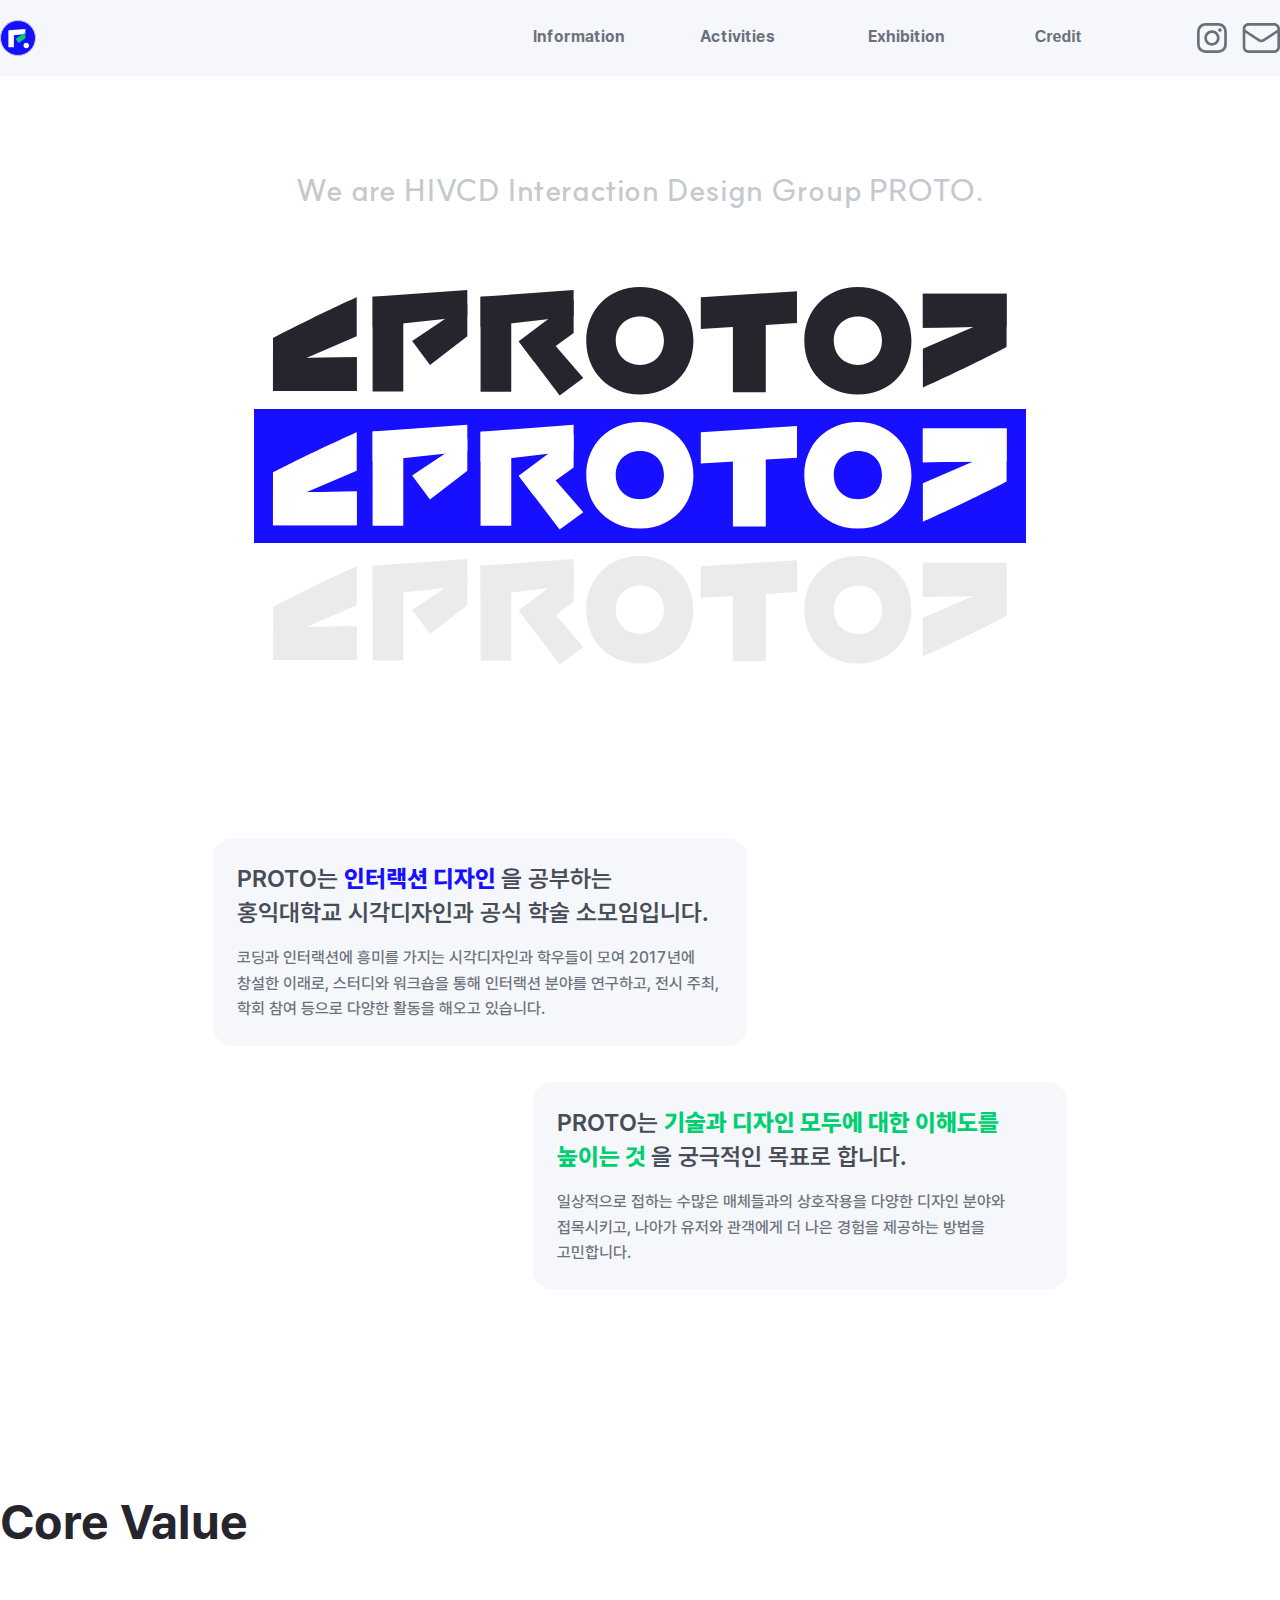
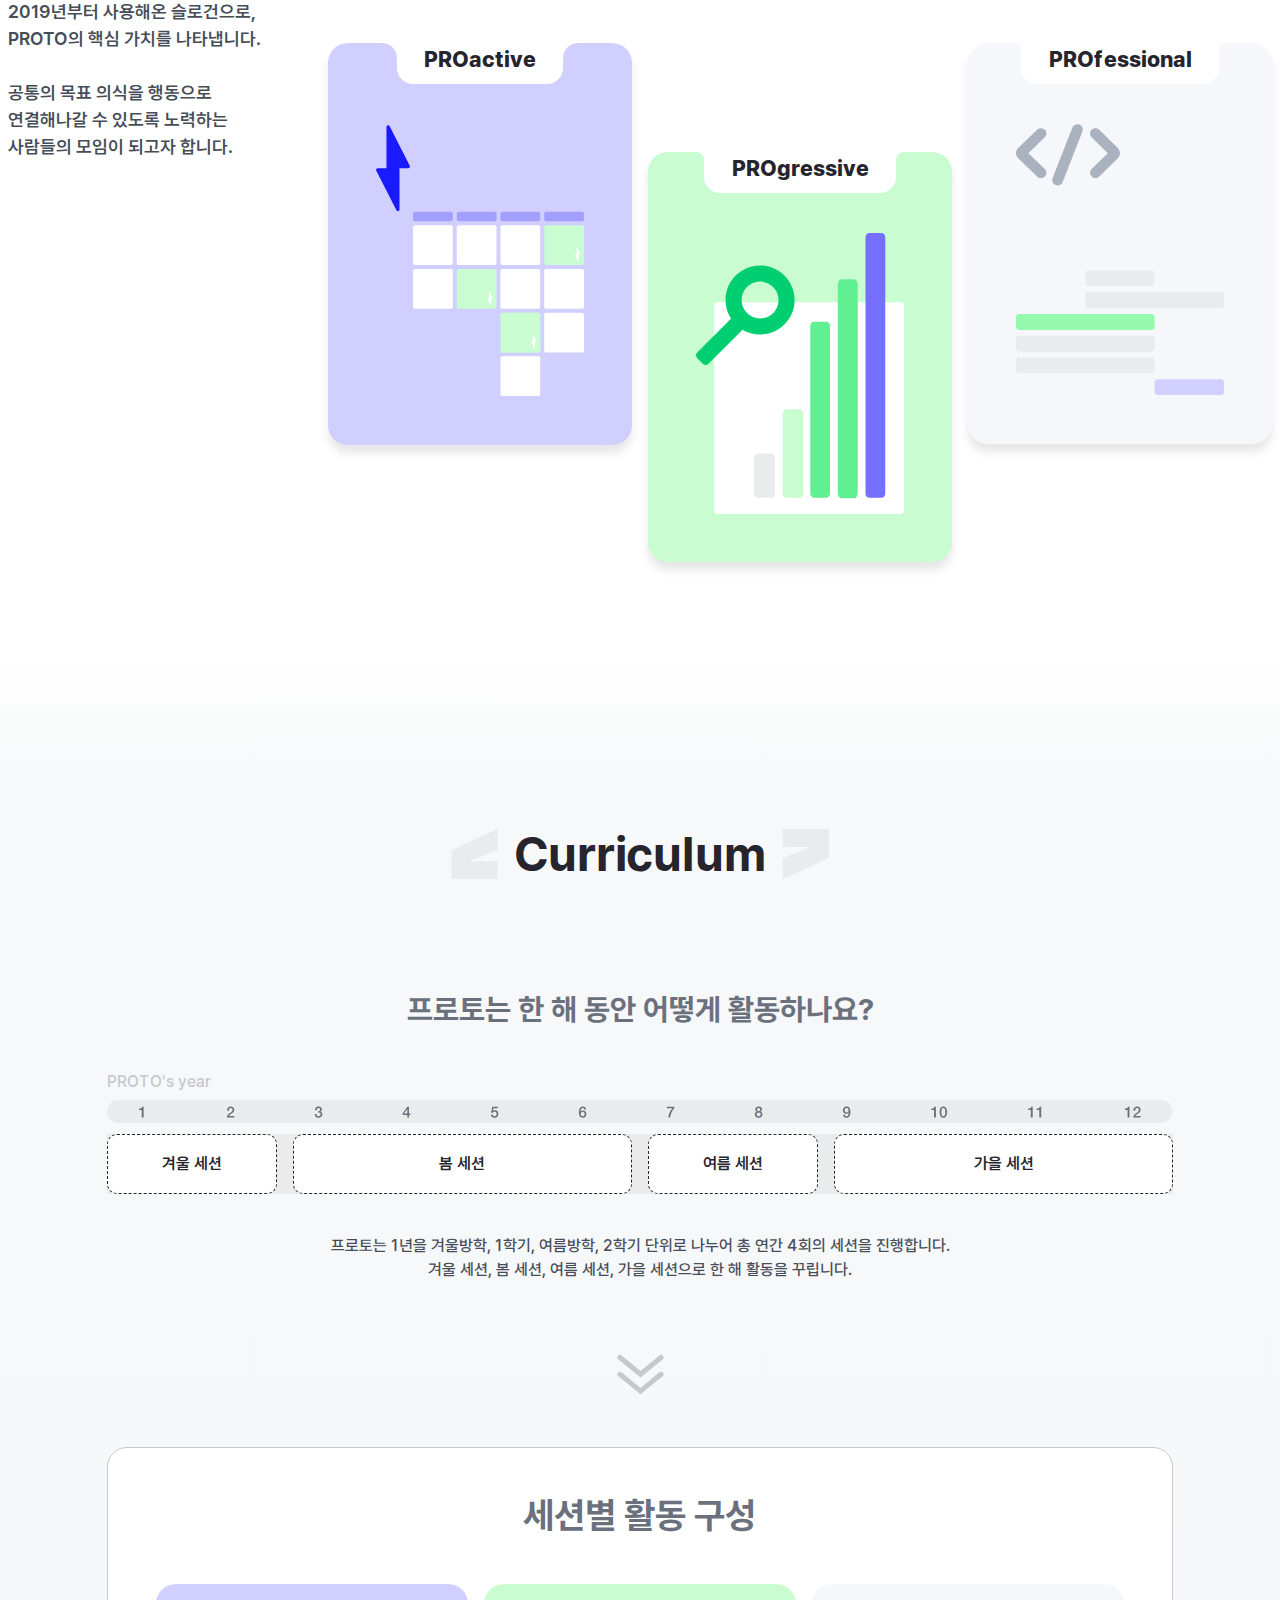
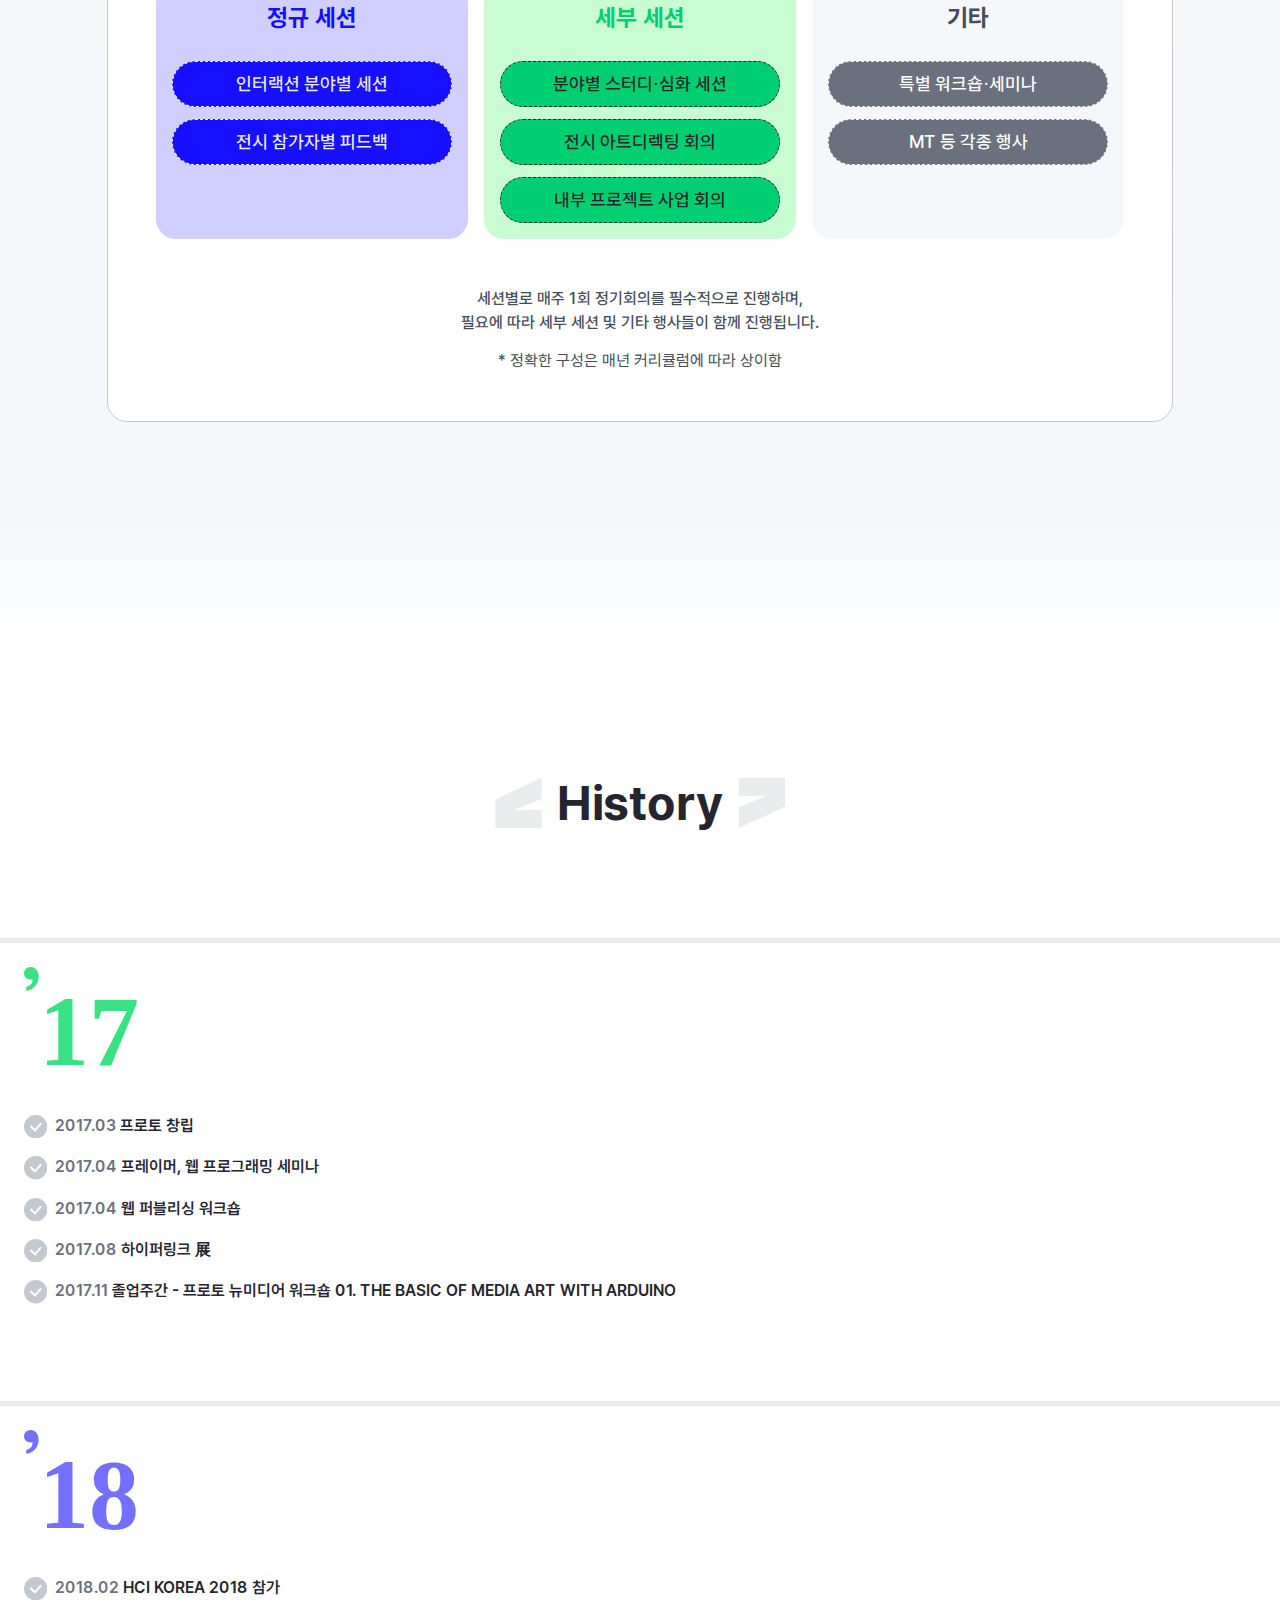
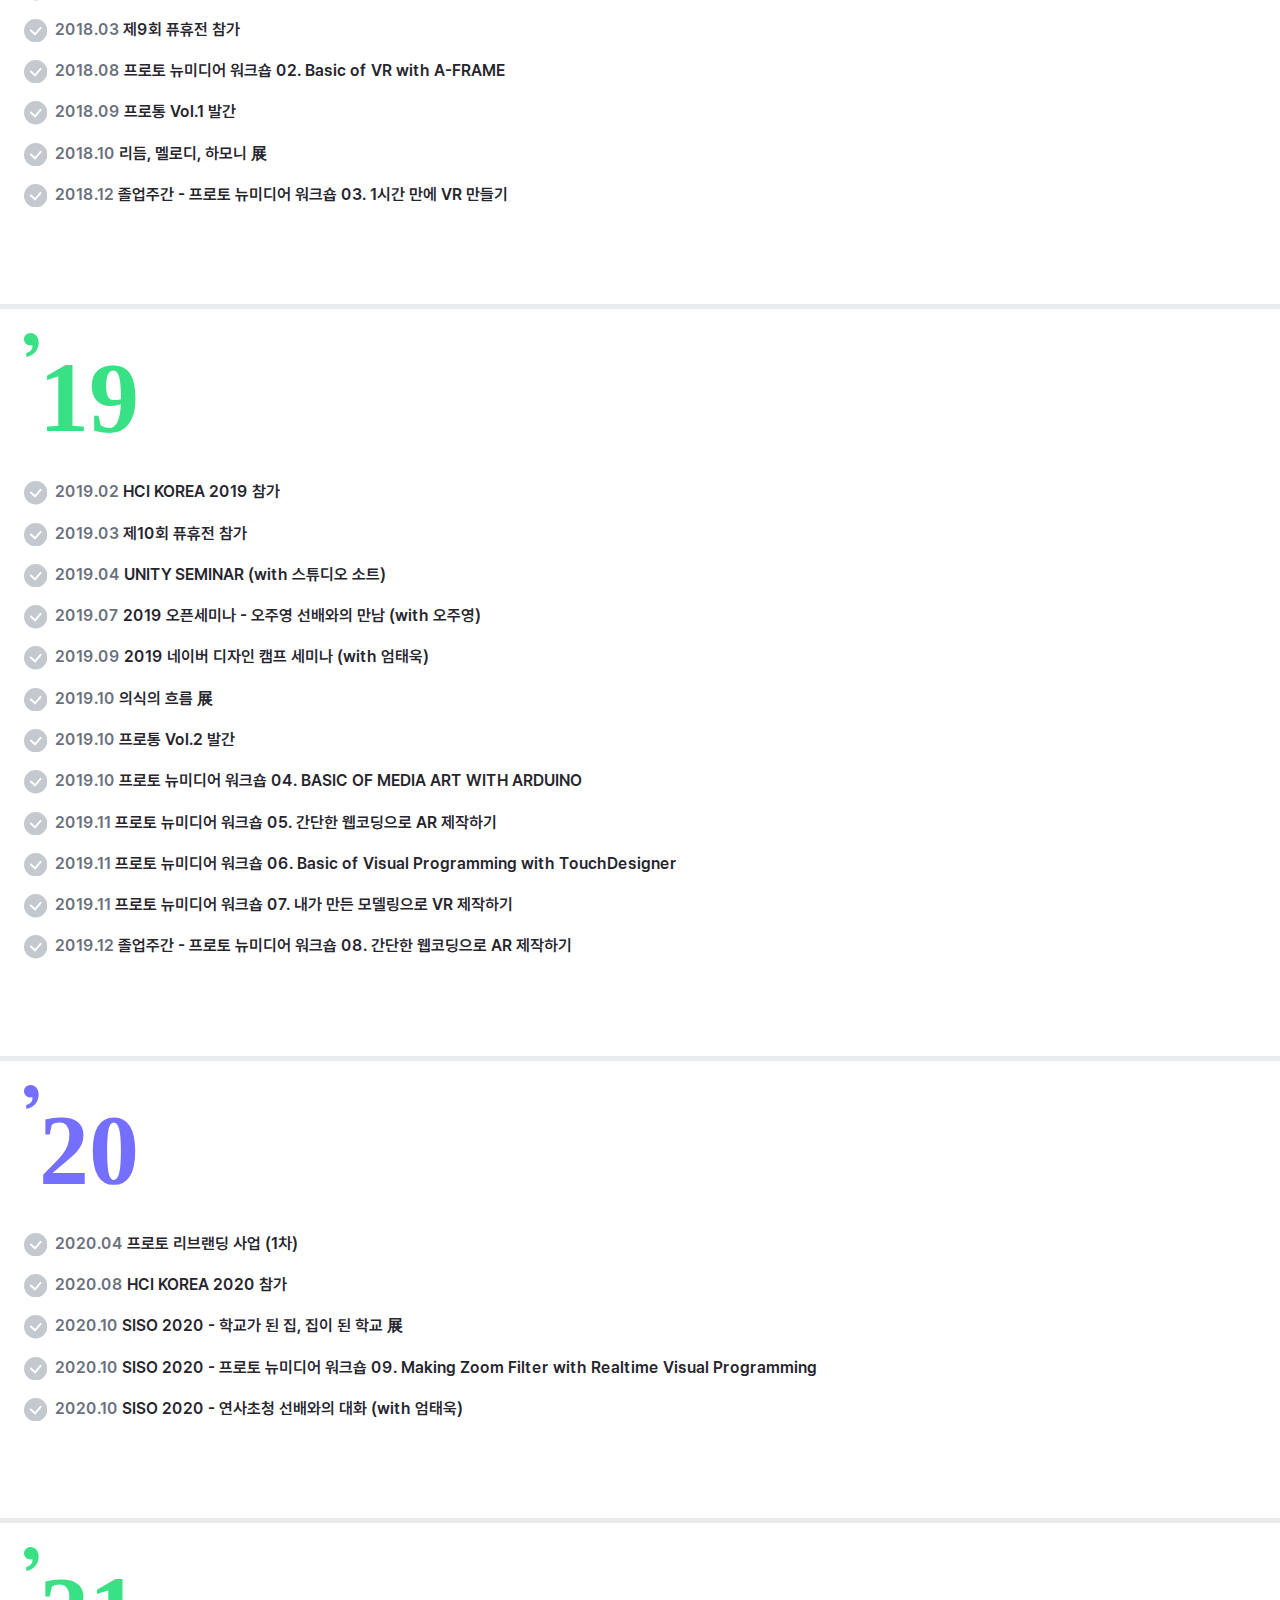
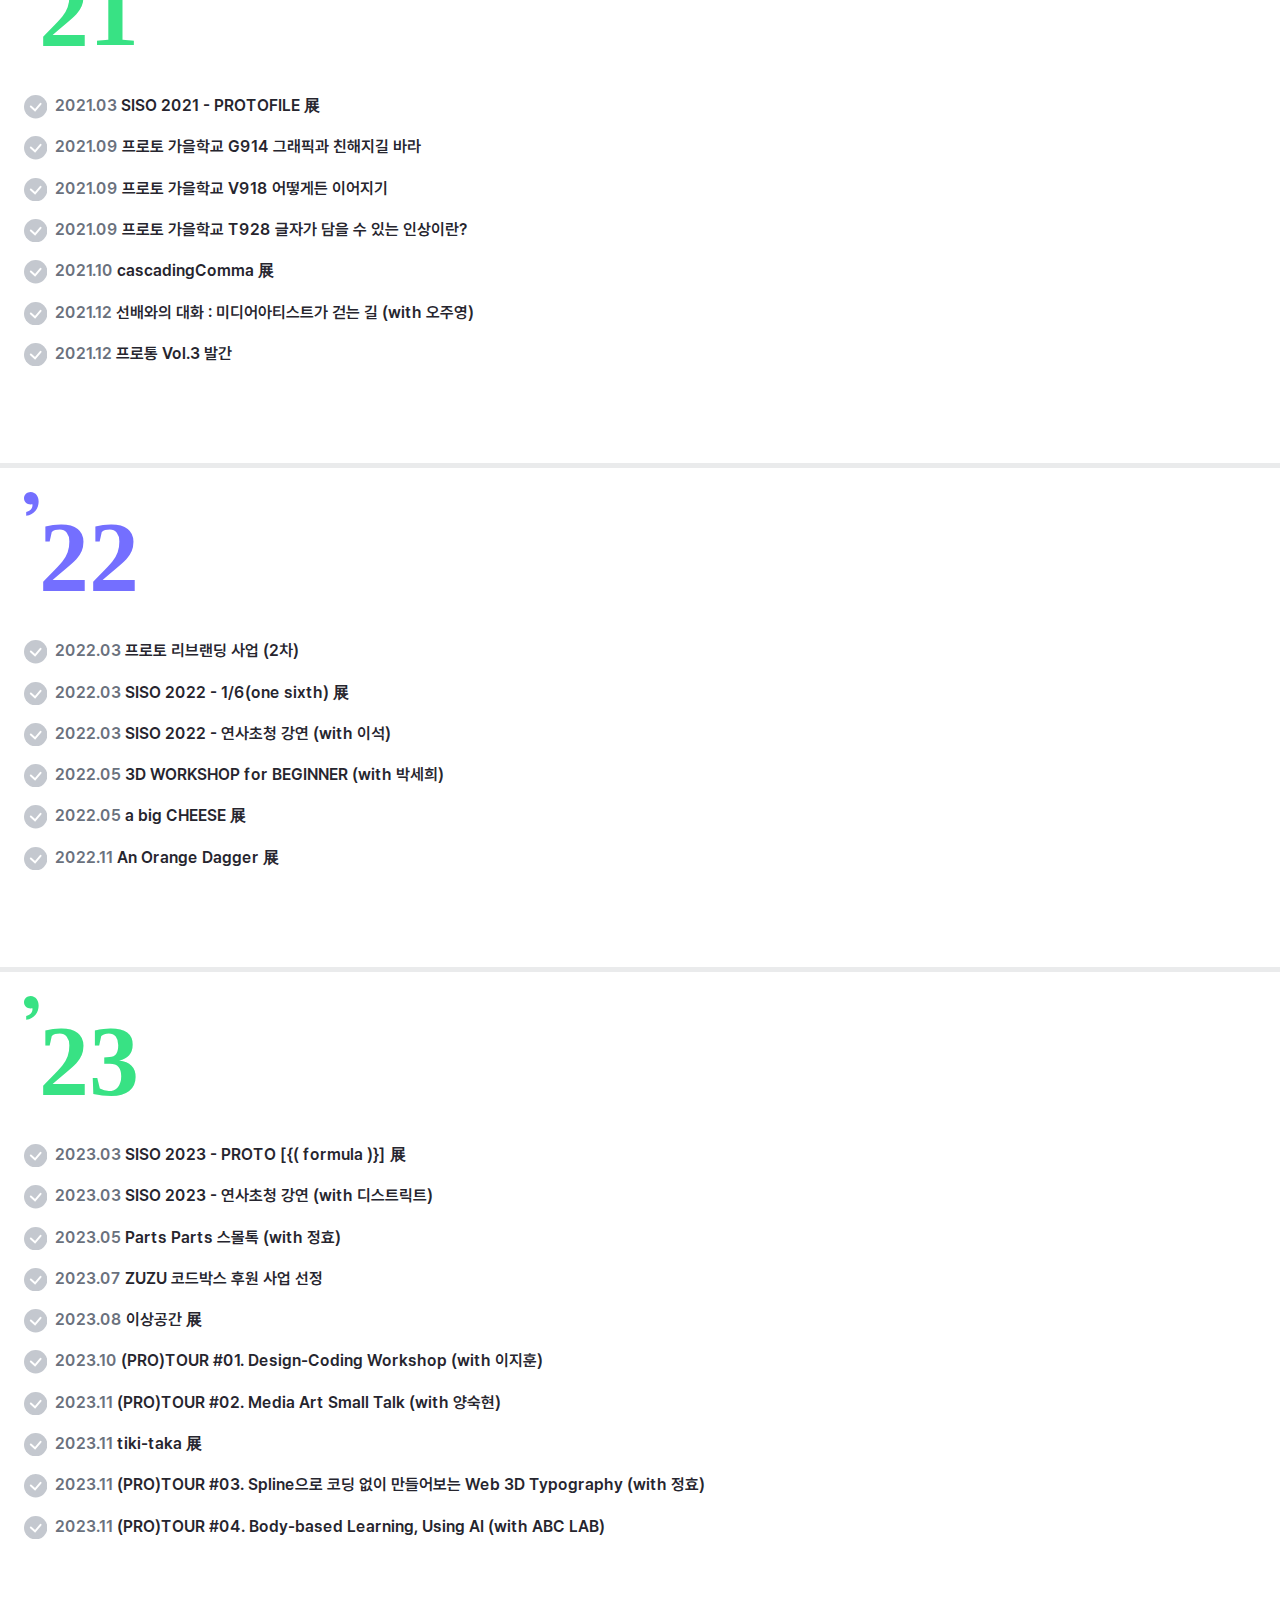
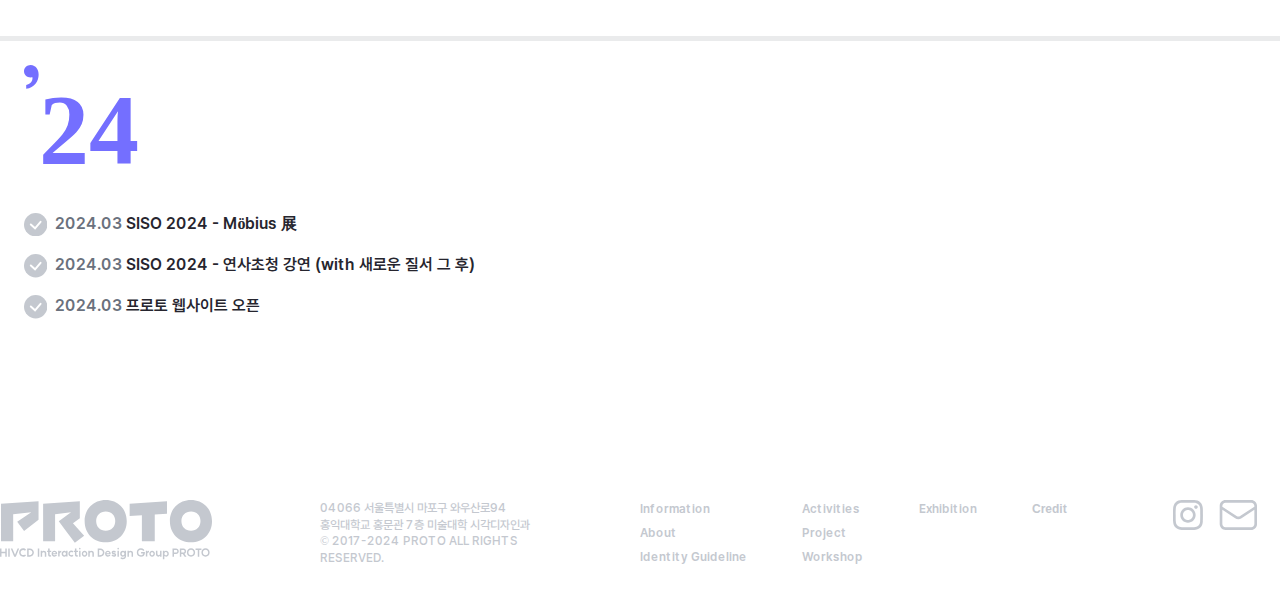
<file: html/1.0-info-about.html>
<!DOCTYPE html>
<html lang="en">
<head>
    <meta charset="UTF-8">
    <meta name="viewport" content="width=device-width, initial-scale=1.0">
    <title>PROTO | 프로토</title>

    <link href="https://cdn.jsdelivr.net/npm/bootstrap@5.3.2/dist/css/bootstrap.min.css" rel="stylesheet" integrity="sha384-T3c6CoIi6uLrA9TneNEoa7RxnatzjcDSCmG1MXxSR1GAsXEV/Dwwykc2MPK8M2HN" crossorigin="anonymous">
    <link href="../fonts/Pretendard-1.3.9/pretendard.css" rel="stylesheet" type="text/css">
    <link href="../fonts/SUIT-Variable-woff2/SUIT-Variable.css" rel="stylesheet" type="text/css">
    <link href="../css/reset.css" rel="stylesheet" type="text/css">
    <link href="../css/style.css" rel="stylesheet" type="text/css">
    <link href="../css/about.css" rel="stylesheet" type="text/css">
    <link rel="icon" href="../img&video/favicon.svg">

    <meta name="description" content="To be pro, We are PROTO." />
    <meta name="robots" content="index,follow" />
    <meta property="og:type" content="website" />
    <meta property="og:url" content="https://hivcdproto.com/" />
    <meta property="og:title" content="PROTO | 프로토" />
    <meta property="og:description" content="To be pro, We are PROTO." />
    <meta property="og:site_name" content="PROTO | 프로토" />
    <meta property="og:locale" content="ko_KR" />

    <meta property="og:image" content="https://drive.google.com/uc?id=1vPTKZDYmzMIihIkMreilq-Ml8Gqlduxb" />
    <meta property="og:image:width" content="1200"/>
    <meta property="og:image:height" content="630"/>
    <meta property="og:image:alt" content="PROTO 공식 웹사이트 이미지"/>

    <meta name="twitter:card" content="summary"> 
    <meta name="twitter:title" content="PROTO | 프로토">
    <meta name="twitter:site" content="https://hivcdproto.com/">
    <meta name="twitter:description" content="To be pro, We are PROTO."> 
    <meta name="twitter:image" content="https://drive.google.com/uc?id=1vPTKZDYmzMIihIkMreilq-Ml8Gqlduxb">
    <meta property="twitter:image:alt" content="PROTO 공식 웹사이트 이미지">
</head>
<body>
    <header>
        <div class = "container nav-wrapper">
            <a href = "../index.html" class = "website-logo">
                <img src = "../img&video/logo.svg">
            </a>
            <nav>
                <div class = "category-group">
                    <div class = "category">
                        <a href = "../html/1.0-info-about.html" class = "menu">Information</a>
                        <ul class = "subcategory">
                            <li>
                                <a href = "../html/1.0-info-about.html" class = "submenu">About</a>
                            </li>
                            <li>
                                <a href = "../html/1.1-info-identity-guideline.html" class = "submenu">Identity Guideline</a>
                            </li>
                        </ul>
                    </div>
                    <div class = "category">
                        <a href = "../html/2.0-activity-project-list.html" class = "menu">Activities</a>
                        <ul class = "subcategory">
                            <li>
                                <a href = "../html/2.0-activity-project-list.html" class = "submenu">Project</a>
                            </li>
                            <li>
                                <a href = "../html/2.1-activity-workshop-list.html" class = "submenu">Workshop</a>
                            </li>
                        </ul>
                    </div>
                    <a href = "../html/3.0-exhibition-list.html" class = "category menu">
                        Exhibition
                    </a>
                    <button class = "last-category menu">
                        Credit
                    </button>
                </div>
    
                <div class = "sns">
                    <a href = "https://www.instagram.com/hivcdproto/">
                        <img src = "../img&video/instagram.svg">
                    </a>
                    <a href = "mailto:hivcdproto24@gmail.com">
                        <img src = "../img&video/email.svg">
                    </a>
                </div>
            </nav>
        </div>

        <!-- 크레딧 팝업창 ; header에 포함, 어느 페이지든 누르면 보이도록 -->
        <div id = "credit-popup">
            <div id = "popup-header">
                <h4>Credit</h4>
                <svg xmlns="http://www.w3.org/2000/svg" width="16" height="16" viewBox="0 0 16 16" fill="none">
                    <path d="M1.6875 12.6567L13.0012 1.34303" stroke="#6A717D" stroke-width="3" stroke-linecap="round"/>
                    <path d="M1.6875 1.34326L13.0012 12.657" stroke="#6A717D" stroke-width="3" stroke-linecap="round"/>
                </svg>
            </div>

            <h6>제작</h6>
            <p><span class = "bold">웹사이트 디자인·개발</span> 염주원</p>
            <p><span class = "bold">3D 그래픽 디자인</span> 전지연</p>

            <h6>도움</h6>
            <p><span class = "bold">기획 도움</span> 최지원 전시은</p>
            <p><span class = "bold">UI 디자인 도움</span> 정윤서</p>
        </div>
    </header>
    <script type="text/javascript" src = "../js/menu.js"></script>

    <main>
        <section class = "container" id = "section-1">
            <h6>
                We are HIVCD Interaction Design Group PROTO.
            </h6>

            <div class = "logo-wrapper">
                <div class = "logo-bar">
                    <img src = "../img&video/1-1.about/sequence-top.svg">
                </div>
                <div class = "logo-bar" id = "logo-motion-wrapper">
                    <img src = "../img&video/1-1.about/sequence1.svg" class = "logo-sequence-image">
                    <img src = "../img&video/1-1.about/sequence2.svg" class = "logo-sequence-image invisible">
                    <img src = "../img&video/1-1.about/sequence3.svg" class = "logo-sequence-image invisible">
                    <img src = "../img&video/1-1.about/sequence4.svg" class = "logo-sequence-image invisible">
                    <img src = "../img&video/1-1.about/sequence5.svg" class = "logo-sequence-image invisible">
                    <img src = "../img&video/1-1.about/sequence6.svg" class = "logo-sequence-image invisible">
                    <img src = "../img&video/1-1.about/sequence7.svg" class = "logo-sequence-image invisible">
                    <img src = "../img&video/1-1.about/sequence8.svg" class = "logo-sequence-image invisible">
                    <img src = "../img&video/1-1.about/sequence9.svg" class = "logo-sequence-image invisible">
                    <img src = "../img&video/1-1.about/sequence10.svg" class = "logo-sequence-image invisible">
                    <img src = "../img&video/1-1.about/sequence11.svg" class = "logo-sequence-image invisible">
                </div>
                <script type="text/javascript" src = "../js/logo-motion.js"></script>

                <div class = "logo-bar last-logo-bar">
                    <img src = "../img&video/1-1.about/sequence-bottom.svg">
                </div>
            </div>
        </section>

        <section class = "container" id = "section-2">
            <div class = "introduce-card-wrapper">
                <div class = "introduce-card">
                    <h6>
                        PROTO는 
                        <span style = "font-weight: 800; color: var(--proto-blue);">
                            인터랙션 디자인
                        </span>
                        을 공부하는 홍익대학교 시각디자인과 공식 학술 소모임입니다.
                    </h6>
                    <p>
                        코딩과 인터랙션에 흥미를 가지는 시각디자인과 학우들이 모여 2017년에 창설한 이래로, 스터디와 워크숍을 통해 인터랙션 분야를 연구하고, 전시 주최, 학회 참여 등으로 다양한 활동을 해오고 있습니다.
                    </p>
                </div>
                <div class = "introduce-card">
                    <h6>
                        PROTO는 
                        <span style = "font-weight: 800; color: var(--proto-green);">
                            기술과 디자인 모두에 대한 이해도를 높이는 것
                        </span>
                        을 궁극적인 목표로 합니다.
                    </h6>
                    <p>
                        일상적으로 접하는 수많은 매체들과의 상호작용을 다양한 디자인 분야와 접목시키고, 나아가 유저와 관객에게 더 나은 경험을 제공하는 방법을 고민합니다.
                    </p>
                </div>
            </div>
        </section>

        <section class = "container" id = "section-3">
            <div id = "core-value-header">
                <h4>Core Value</h4>
            </div>

            <div id = "section-3-contents">
                <div class = "contents">
                    <p>
                        2019년부터 사용해온 슬로건으로, PROTO의 핵심 가치를 나타냅니다.
                        <br><br>공통의 목표 의식을 행동으로 연결해나갈 수 있도록 노력하는 사람들의 모임이 되고자 합니다.
                    </p>
                </div>
    
                <div class = "contents">
                    <div class = "keyword-card" id = "PROactive">
                        <div class = "card-title">
                            <svg xmlns="http://www.w3.org/2000/svg" width="15" height="15" viewBox="0 0 15 15" fill="none">
                                <path fill-rule="evenodd" clip-rule="evenodd" d="M15 15L15 0L-9.53674e-07 -6.55671e-07C8.28427 -2.93554e-07 15 6.71573 15 15Z" fill="white"/>
                            </svg>
                            <div class = "slogan-title">
                                <h6>PROactive</h6>
                            </div>
                            <svg xmlns="http://www.w3.org/2000/svg" width="15" height="15" viewBox="0 0 15 15" fill="none">
                                <path fill-rule="evenodd" clip-rule="evenodd" d="M15 0H0V15C0 6.71573 6.71573 0 15 0Z" fill="white"/>
                            </svg>
                        </div>
                        <img src = "../img&video/1-1.about/proactive.svg">
                    </div>
                </div>
    
                <div class = "contents">
                    <div class = "keyword-card" id = "PROgressive">
                        <div class = "card-title">
                            <svg xmlns="http://www.w3.org/2000/svg" width="15" height="15" viewBox="0 0 15 15" fill="none">
                                <path fill-rule="evenodd" clip-rule="evenodd" d="M15 15L15 0L-9.53674e-07 -6.55671e-07C8.28427 -2.93554e-07 15 6.71573 15 15Z" fill="white"/>
                            </svg>
                            <div class = "slogan-title">
                                <h6>PROgressive</h6>
                            </div>
                            <svg xmlns="http://www.w3.org/2000/svg" width="15" height="15" viewBox="0 0 15 15" fill="none">
                                <path fill-rule="evenodd" clip-rule="evenodd" d="M15 0H0V15C0 6.71573 6.71573 0 15 0Z" fill="white"/>
                            </svg>
                        </div>
                        <img src = "../img&video/1-1.about/progressive.svg">
                    </div>
                </div>
    
                <div class = "contents">
                    <div class = "keyword-card last-card" id = "PROfessional">
                        <div class = "card-title">
                            <svg xmlns="http://www.w3.org/2000/svg" width="15" height="15" viewBox="0 0 15 15" fill="none">
                                <path fill-rule="evenodd" clip-rule="evenodd" d="M15 15L15 0L-9.53674e-07 -6.55671e-07C8.28427 -2.93554e-07 15 6.71573 15 15Z" fill="white"/>
                            </svg>
                            <div class = "slogan-title">
                                <h6>PROfessional</h6>
                            </div>
                            <svg xmlns="http://www.w3.org/2000/svg" width="15" height="15" viewBox="0 0 15 15" fill="none">
                                <path fill-rule="evenodd" clip-rule="evenodd" d="M15 0H0V15C0 6.71573 6.71573 0 15 0Z" fill="white"/>
                            </svg>
                        </div>
                        <img src = "../img&video/1-1.about/professional.svg">
                    </div>
                </div>
            </div>
        </section>

        <section id = "section-4">
            <div class = "container">
                <div class = "section-header">
                    <svg xmlns="http://www.w3.org/2000/svg" width="47" height="50" viewBox="0 0 47 50" fill="none">
                        <path d="M18.9104 32.3039L46.75 20.7148V0C46.75 0 37.0339 4.16378 21.3304 11.5024C8.96124 17.2797 0.5 21.6169 0.5 21.6169V50H46.75V31.9049L18.9104 32.2866V32.3039Z" fill="#eaebec"/>
                    </svg>
                    <h4>Curriculum</h4>
                    <svg xmlns="http://www.w3.org/2000/svg" width="47" height="50" viewBox="0 0 47 50" fill="none">
                        <path d="M28.5896 17.6961L0.75 29.2852V50C0.75 50 10.4661 45.8362 26.1696 38.4976C38.5388 32.7203 47 28.3831 47 28.3831V0H0.75V18.0951L28.5896 17.7134V17.6961Z" fill="#EAEBEC"/>
                    </svg>
                </div>
    
                <h6 class = "curriculum-question">
                    프로토는 한 해 동안 어떻게 활동하나요?
                </h6>
                <div class = "curriculum-diagram">
                    <p>PROTO's year</p>
                    <img src = "../img&video/1-1.about/year.svg">
                    <div class = "sessions">
                        <div>겨울 세션</div>
                        <div>봄 세션</div>
                        <div>여름 세션</div>
                        <div>가을 세션</div>
                    </div>
                </div>
                <p class = "curriculum-answer">
                    프로토는 1년을 겨울방학, 1학기, 여름방학, 2학기 단위로 나누어 총 연간 4회의 세션을 진행합니다.
                    <br>겨울 세션, 봄 세션, 여름 세션, 가을 세션으로 한 해 활동을 꾸립니다.
                </p>
    
                <svg xmlns="http://www.w3.org/2000/svg" width="47" height="41" viewBox="0 0 47 41" fill="none">
                    <path d="M44 3.48369L23.5 20.3042L3 3.48369" stroke="#C4C8CF" stroke-width="5" stroke-linecap="round"/>
                    <path d="M44 20.3045L23.5 37.125L3 20.3045" stroke="#C4C8CF" stroke-width="5" stroke-linecap="round"/>
                </svg>
    
                <div class = "session-construction">
                    <h4>세션별 활동 구성</h4>
                    <div class = "session-card-wrapper">
                        <div class = "session-card blue-card">
                            <h6>정규 세션</h6>
                            <div>인터랙션 분야별 세션</div>
                            <div>전시 참가자별 피드백</div>
                        </div>
                        <div class = "session-card green-card">
                            <h6>세부 세션</h6>
                            <div>분야별 스터디·심화 세션</div>
                            <div>전시 아트디렉팅 회의</div>
                            <div>내부 프로젝트 사업 회의</div>
                        </div>
                        <div class = "session-card silver-card">
                            <h6>기타</h6>
                            <div>특별 워크숍·세미나</div>
                            <div>MT 등 각종 행사</div>
                        </div>
                    </div>
    
                    <p>
                        세션별로 매주 1회 정기회의를 필수적으로 진행하며,
                        <br>필요에 따라 세부 세션 및 기타 행사들이 함께 진행됩니다.
                    </p>
                    <p class = "comment">
                        * 정확한 구성은 매년 커리큘럼에 따라 상이함
                    </p>
                </div>
            </div>
        </section>

        <section class = "container" id = "section-5">
            <div class = "section-header">
                <svg xmlns="http://www.w3.org/2000/svg" width="47" height="50" viewBox="0 0 47 50" fill="none">
                    <path d="M18.9104 32.3039L46.75 20.7148V0C46.75 0 37.0339 4.16378 21.3304 11.5024C8.96124 17.2797 0.5 21.6169 0.5 21.6169V50H46.75V31.9049L18.9104 32.2866V32.3039Z" fill="#eaebec"/>
                </svg>
                <h4>History</h4>
                <svg xmlns="http://www.w3.org/2000/svg" width="47" height="50" viewBox="0 0 47 50" fill="none">
                    <path d="M28.5896 17.6961L0.75 29.2852V50C0.75 50 10.4661 45.8362 26.1696 38.4976C38.5388 32.7203 47 28.3831 47 28.3831V0H0.75V18.0951L28.5896 17.7134V17.6961Z" fill="#EAEBEC"/>
                </svg>
            </div>

            <div class = "row history-group">
                <!-- 17년도 -->
                <div class = "col-lg-3 col-md-4 history-card-wrapper">
                    <div class = "history-card">
                        <!-- 연도 -->
                        <div class = "history-title">
                            <svg xmlns="http://www.w3.org/2000/svg" width="15" height="24" viewBox="0 0 15 24" fill="none">
                                <path d="M12.8 6.3C12.8 9.7 9.8 12.5 6.6 12.5C3 12.5 0 9.7 0 6.3C0 2.8 3 0 6.6 0C9.8 0 12.8 2.8 12.8 6.3ZM8.4 12.2L6.6 0C18.5 0.400001 17.3 22.2 2.2 23.7V20C6.7 19 9 15.4 8.4 12.2Z" fill="#38E284"/>
                            </svg>
                            <div>17</div>
                        </div>
    
                        <div class = "history-list">
                            <svg xmlns="http://www.w3.org/2000/svg" width="24" height="24" viewBox="0 0 24 24" fill="none">
                                <rect width="24" height="24" rx="12" fill="#C4C8CF"/>
                                <path d="M7 11.8205L11.3243 15.6667L17 9" stroke="white" stroke-width="2" stroke-linecap="round"/>
                            </svg>
                            <p>
                                <span class = "date">2017.03</span> 프로토 창립
                            </p>
                        </div>
    
                        <div class = "history-list">
                            <svg xmlns="http://www.w3.org/2000/svg" width="24" height="24" viewBox="0 0 24 24" fill="none">
                                <rect width="24" height="24" rx="12" fill="#C4C8CF"/>
                                <path d="M7 11.8205L11.3243 15.6667L17 9" stroke="white" stroke-width="2" stroke-linecap="round"/>
                            </svg>
                            <p>
                                <span class = "date">2017.04</span> 프레이머, 웹 프로그래밍 세미나
                            </p>
                        </div>
    
                        <div class = "history-list">
                            <svg xmlns="http://www.w3.org/2000/svg" width="24" height="24" viewBox="0 0 24 24" fill="none">
                                <rect width="24" height="24" rx="12" fill="#C4C8CF"/>
                                <path d="M7 11.8205L11.3243 15.6667L17 9" stroke="white" stroke-width="2" stroke-linecap="round"/>
                            </svg>
                            <p>
                                <span class = "date">2017.04</span> 웹 퍼블리싱 워크숍
                            </p>
                        </div>
    
                        <div class = "history-list">
                            <svg xmlns="http://www.w3.org/2000/svg" width="24" height="24" viewBox="0 0 24 24" fill="none">
                                <rect width="24" height="24" rx="12" fill="#C4C8CF"/>
                                <path d="M7 11.8205L11.3243 15.6667L17 9" stroke="white" stroke-width="2" stroke-linecap="round"/>
                            </svg>
                            <p>
                                <span class = "date">2017.08</span> 하이퍼링크 展
                            </p>
                        </div>
    
                        <div class = "history-list">
                            <svg xmlns="http://www.w3.org/2000/svg" width="24" height="24" viewBox="0 0 24 24" fill="none">
                                <rect width="24" height="24" rx="12" fill="#C4C8CF"/>
                                <path d="M7 11.8205L11.3243 15.6667L17 9" stroke="white" stroke-width="2" stroke-linecap="round"/>
                            </svg>
                            <p>
                                <span class = "date">2017.11</span> 졸업주간 - 프로토 뉴미디어 워크숍 01. THE BASIC OF MEDIA ART WITH ARDUINO
                            </p>
                        </div>
                    </div>
                </div>

                <!-- 18년도 -->
                <div class = "col-lg-3 col-md-4 history-card-wrapper">
                    <div class = "history-card">
                        <!-- 연도 -->
                        <div class = "history-title">
                            <svg xmlns="http://www.w3.org/2000/svg" width="15" height="24" viewBox="0 0 15 24" fill="none">
                                <path d="M12.8 6.3C12.8 9.7 9.8 12.5 6.6 12.5C3 12.5 0 9.7 0 6.3C0 2.8 3 0 6.6 0C9.8 0 12.8 2.8 12.8 6.3ZM8.4 12.2L6.6 0C18.5 0.400001 17.3 22.2 2.2 23.7V20C6.7 19 9 15.4 8.4 12.2Z" fill="#746FFF"/>
                            </svg>
                            <div>18</div>
                        </div>
    
                        <div class = "history-list">
                            <svg xmlns="http://www.w3.org/2000/svg" width="24" height="24" viewBox="0 0 24 24" fill="none">
                                <rect width="24" height="24" rx="12" fill="#C4C8CF"/>
                                <path d="M7 11.8205L11.3243 15.6667L17 9" stroke="white" stroke-width="2" stroke-linecap="round"/>
                            </svg>
                            <p>
                                <span class = "date">2018.02</span> HCI KOREA 2018 참가
                            </p>
                        </div>
    
                        <div class = "history-list">
                            <svg xmlns="http://www.w3.org/2000/svg" width="24" height="24" viewBox="0 0 24 24" fill="none">
                                <rect width="24" height="24" rx="12" fill="#C4C8CF"/>
                                <path d="M7 11.8205L11.3243 15.6667L17 9" stroke="white" stroke-width="2" stroke-linecap="round"/>
                            </svg>
                            <p>
                                <span class = "date">2018.03</span> 제9회 퓨휴전 참가
                            </p>
                        </div>
    
                        <div class = "history-list">
                            <svg xmlns="http://www.w3.org/2000/svg" width="24" height="24" viewBox="0 0 24 24" fill="none">
                                <rect width="24" height="24" rx="12" fill="#C4C8CF"/>
                                <path d="M7 11.8205L11.3243 15.6667L17 9" stroke="white" stroke-width="2" stroke-linecap="round"/>
                            </svg>
                            <p>
                                <span class = "date">2018.08</span> 프로토 뉴미디어 워크숍 02. Basic of VR with A-FRAME
                            </p>
                        </div>
    
                        <div class = "history-list">
                            <svg xmlns="http://www.w3.org/2000/svg" width="24" height="24" viewBox="0 0 24 24" fill="none">
                                <rect width="24" height="24" rx="12" fill="#C4C8CF"/>
                                <path d="M7 11.8205L11.3243 15.6667L17 9" stroke="white" stroke-width="2" stroke-linecap="round"/>
                            </svg>
                            <p>
                                <span class = "date">2018.09</span> 프로통 Vol.1 발간
                            </p>
                        </div>
    
                        <div class = "history-list">
                            <svg xmlns="http://www.w3.org/2000/svg" width="24" height="24" viewBox="0 0 24 24" fill="none">
                                <rect width="24" height="24" rx="12" fill="#C4C8CF"/>
                                <path d="M7 11.8205L11.3243 15.6667L17 9" stroke="white" stroke-width="2" stroke-linecap="round"/>
                            </svg>
                            <p>
                                <span class = "date">2018.10</span> 리듬, 멜로디, 하모니 展
                            </p>
                        </div>
    
                        <div class = "history-list">
                            <svg xmlns="http://www.w3.org/2000/svg" width="24" height="24" viewBox="0 0 24 24" fill="none">
                                <rect width="24" height="24" rx="12" fill="#C4C8CF"/>
                                <path d="M7 11.8205L11.3243 15.6667L17 9" stroke="white" stroke-width="2" stroke-linecap="round"/>
                            </svg>
                            <p>
                                <span class = "date">2018.12</span> 졸업주간 - 프로토 뉴미디어 워크숍 03. 1시간 만에 VR 만들기
                            </p>
                        </div>
                    </div>
                </div>

                <!-- 19년도 -->
                <div class = "col-lg-3 col-md-4 history-card-wrapper">
                    <div class = "history-card">
                        <!-- 연도 -->
                        <div class = "history-title">
                            <svg xmlns="http://www.w3.org/2000/svg" width="15" height="24" viewBox="0 0 15 24" fill="none">
                                <path d="M12.8 6.3C12.8 9.7 9.8 12.5 6.6 12.5C3 12.5 0 9.7 0 6.3C0 2.8 3 0 6.6 0C9.8 0 12.8 2.8 12.8 6.3ZM8.4 12.2L6.6 0C18.5 0.400001 17.3 22.2 2.2 23.7V20C6.7 19 9 15.4 8.4 12.2Z" fill="#38E284"/>
                            </svg>
                            <div>19</div>
                        </div>
    
                        <div class = "history-list">
                            <svg xmlns="http://www.w3.org/2000/svg" width="24" height="24" viewBox="0 0 24 24" fill="none">
                                <rect width="24" height="24" rx="12" fill="#C4C8CF"/>
                                <path d="M7 11.8205L11.3243 15.6667L17 9" stroke="white" stroke-width="2" stroke-linecap="round"/>
                            </svg>
                            <p>
                                <span class = "date">2019.02</span> HCI KOREA 2019 참가
                            </p>
                        </div>
    
                        <div class = "history-list">
                            <svg xmlns="http://www.w3.org/2000/svg" width="24" height="24" viewBox="0 0 24 24" fill="none">
                                <rect width="24" height="24" rx="12" fill="#C4C8CF"/>
                                <path d="M7 11.8205L11.3243 15.6667L17 9" stroke="white" stroke-width="2" stroke-linecap="round"/>
                            </svg>
                            <p>
                                <span class = "date">2019.03</span> 제10회 퓨휴전 참가
                            </p>
                        </div>
    
                        <div class = "history-list">
                            <svg xmlns="http://www.w3.org/2000/svg" width="24" height="24" viewBox="0 0 24 24" fill="none">
                                <rect width="24" height="24" rx="12" fill="#C4C8CF"/>
                                <path d="M7 11.8205L11.3243 15.6667L17 9" stroke="white" stroke-width="2" stroke-linecap="round"/>
                            </svg>
                            <p>
                                <span class = "date">2019.04</span> UNITY SEMINAR (with 스튜디오 소트)
                            </p>
                        </div>
    
                        <div class = "history-list">
                            <svg xmlns="http://www.w3.org/2000/svg" width="24" height="24" viewBox="0 0 24 24" fill="none">
                                <rect width="24" height="24" rx="12" fill="#C4C8CF"/>
                                <path d="M7 11.8205L11.3243 15.6667L17 9" stroke="white" stroke-width="2" stroke-linecap="round"/>
                            </svg>
                            <p>
                                <span class = "date">2019.07</span> 2019 오픈세미나 - 오주영 선배와의 만남 (with 오주영)
                            </p>
                        </div>
    
                        <div class = "history-list">
                            <svg xmlns="http://www.w3.org/2000/svg" width="24" height="24" viewBox="0 0 24 24" fill="none">
                                <rect width="24" height="24" rx="12" fill="#C4C8CF"/>
                                <path d="M7 11.8205L11.3243 15.6667L17 9" stroke="white" stroke-width="2" stroke-linecap="round"/>
                            </svg>
                            <p>
                                <span class = "date">2019.09</span> 2019 네이버 디자인 캠프 세미나 (with 엄태욱)
                            </p>
                        </div>
    
                        <div class = "history-list">
                            <svg xmlns="http://www.w3.org/2000/svg" width="24" height="24" viewBox="0 0 24 24" fill="none">
                                <rect width="24" height="24" rx="12" fill="#C4C8CF"/>
                                <path d="M7 11.8205L11.3243 15.6667L17 9" stroke="white" stroke-width="2" stroke-linecap="round"/>
                            </svg>
                            <p>
                                <span class = "date">2019.10</span> 의식의 흐름 展
                            </p>
                        </div>
    
                        <div class = "history-list">
                            <svg xmlns="http://www.w3.org/2000/svg" width="24" height="24" viewBox="0 0 24 24" fill="none">
                                <rect width="24" height="24" rx="12" fill="#C4C8CF"/>
                                <path d="M7 11.8205L11.3243 15.6667L17 9" stroke="white" stroke-width="2" stroke-linecap="round"/>
                            </svg>
                            <p>
                                <span class = "date">2019.10</span> 프로통 Vol.2 발간
                            </p>
                        </div>
    
                        <div class = "history-list">
                            <svg xmlns="http://www.w3.org/2000/svg" width="24" height="24" viewBox="0 0 24 24" fill="none">
                                <rect width="24" height="24" rx="12" fill="#C4C8CF"/>
                                <path d="M7 11.8205L11.3243 15.6667L17 9" stroke="white" stroke-width="2" stroke-linecap="round"/>
                            </svg>
                            <p>
                                <span class = "date">2019.10</span> 프로토 뉴미디어 워크숍 04. BASIC OF MEDIA ART WITH ARDUINO
                            </p>
                        </div>
    
                        <div class = "history-list">
                            <svg xmlns="http://www.w3.org/2000/svg" width="24" height="24" viewBox="0 0 24 24" fill="none">
                                <rect width="24" height="24" rx="12" fill="#C4C8CF"/>
                                <path d="M7 11.8205L11.3243 15.6667L17 9" stroke="white" stroke-width="2" stroke-linecap="round"/>
                            </svg>
                            <p>
                                <span class = "date">2019.11</span> 프로토 뉴미디어 워크숍 05. 간단한 웹코딩으로 AR 제작하기
                            </p>
                        </div>
    
                        <div class = "history-list">
                            <svg xmlns="http://www.w3.org/2000/svg" width="24" height="24" viewBox="0 0 24 24" fill="none">
                                <rect width="24" height="24" rx="12" fill="#C4C8CF"/>
                                <path d="M7 11.8205L11.3243 15.6667L17 9" stroke="white" stroke-width="2" stroke-linecap="round"/>
                            </svg>
                            <p>
                                <span class = "date">2019.11</span> 프로토 뉴미디어 워크숍 06. Basic of Visual Programming with TouchDesigner
                            </p>
                        </div>
    
                        <div class = "history-list">
                            <svg xmlns="http://www.w3.org/2000/svg" width="24" height="24" viewBox="0 0 24 24" fill="none">
                                <rect width="24" height="24" rx="12" fill="#C4C8CF"/>
                                <path d="M7 11.8205L11.3243 15.6667L17 9" stroke="white" stroke-width="2" stroke-linecap="round"/>
                            </svg>
                            <p>
                                <span class = "date">2019.11</span> 프로토 뉴미디어 워크숍 07. 내가 만든 모델링으로 VR 제작하기
                            </p>
                        </div>
    
                        <div class = "history-list">
                            <svg xmlns="http://www.w3.org/2000/svg" width="24" height="24" viewBox="0 0 24 24" fill="none">
                                <rect width="24" height="24" rx="12" fill="#C4C8CF"/>
                                <path d="M7 11.8205L11.3243 15.6667L17 9" stroke="white" stroke-width="2" stroke-linecap="round"/>
                            </svg>
                            <p>
                                <span class = "date">2019.12</span> 졸업주간 - 프로토 뉴미디어 워크숍 08. 간단한 웹코딩으로 AR 제작하기
                            </p>
                        </div>
                    </div>
                </div>

                <!-- 20년도 -->
                <div class = "col-lg-3 col-md-4 history-card-wrapper">
                    <div class = "history-card">
                        <!-- 연도 -->
                        <div class = "history-title">
                            <svg xmlns="http://www.w3.org/2000/svg" width="15" height="24" viewBox="0 0 15 24" fill="none">
                                <path d="M12.8 6.3C12.8 9.7 9.8 12.5 6.6 12.5C3 12.5 0 9.7 0 6.3C0 2.8 3 0 6.6 0C9.8 0 12.8 2.8 12.8 6.3ZM8.4 12.2L6.6 0C18.5 0.400001 17.3 22.2 2.2 23.7V20C6.7 19 9 15.4 8.4 12.2Z" fill="#746FFF"/>
                            </svg>
                            <div>20</div>
                        </div>
    
                        <div class = "history-list">
                            <svg xmlns="http://www.w3.org/2000/svg" width="24" height="24" viewBox="0 0 24 24" fill="none">
                                <rect width="24" height="24" rx="12" fill="#C4C8CF"/>
                                <path d="M7 11.8205L11.3243 15.6667L17 9" stroke="white" stroke-width="2" stroke-linecap="round"/>
                            </svg>
                            <p>
                                <span class = "date">2020.04</span> 프로토 리브랜딩 사업 (1차)
                            </p>
                        </div>
    
                        <div class = "history-list">
                            <svg xmlns="http://www.w3.org/2000/svg" width="24" height="24" viewBox="0 0 24 24" fill="none">
                                <rect width="24" height="24" rx="12" fill="#C4C8CF"/>
                                <path d="M7 11.8205L11.3243 15.6667L17 9" stroke="white" stroke-width="2" stroke-linecap="round"/>
                            </svg>
                            <p>
                                <span class = "date">2020.08</span> HCI KOREA 2020 참가
                            </p>
                        </div>
    
                        <div class = "history-list">
                            <svg xmlns="http://www.w3.org/2000/svg" width="24" height="24" viewBox="0 0 24 24" fill="none">
                                <rect width="24" height="24" rx="12" fill="#C4C8CF"/>
                                <path d="M7 11.8205L11.3243 15.6667L17 9" stroke="white" stroke-width="2" stroke-linecap="round"/>
                            </svg>
                            <p>
                                <span class = "date">2020.10</span> SISO 2020 - 학교가 된 집, 집이 된 학교 展
                            </p>
                        </div>
    
                        <div class = "history-list">
                            <svg xmlns="http://www.w3.org/2000/svg" width="24" height="24" viewBox="0 0 24 24" fill="none">
                                <rect width="24" height="24" rx="12" fill="#C4C8CF"/>
                                <path d="M7 11.8205L11.3243 15.6667L17 9" stroke="white" stroke-width="2" stroke-linecap="round"/>
                            </svg>
                            <p>
                                <span class = "date">2020.10</span> SISO 2020 - 프로토 뉴미디어 워크숍 09. Making Zoom Filter with Realtime Visual Programming
                            </p>
                        </div>
    
                        <div class = "history-list">
                            <svg xmlns="http://www.w3.org/2000/svg" width="24" height="24" viewBox="0 0 24 24" fill="none">
                                <rect width="24" height="24" rx="12" fill="#C4C8CF"/>
                                <path d="M7 11.8205L11.3243 15.6667L17 9" stroke="white" stroke-width="2" stroke-linecap="round"/>
                            </svg>
                            <p>
                                <span class = "date">2020.10</span> SISO 2020 - 연사초청 선배와의 대화 (with 엄태욱)
                            </p>
                        </div>
                    </div>
                </div>

                <!-- 21년도 -->
                <div class = "col-lg-3 col-md-4 history-card-wrapper">
                    <div class = "history-card">
                        <!-- 연도 -->
                        <div class = "history-title">
                            <svg xmlns="http://www.w3.org/2000/svg" width="15" height="24" viewBox="0 0 15 24" fill="none">
                                <path d="M12.8 6.3C12.8 9.7 9.8 12.5 6.6 12.5C3 12.5 0 9.7 0 6.3C0 2.8 3 0 6.6 0C9.8 0 12.8 2.8 12.8 6.3ZM8.4 12.2L6.6 0C18.5 0.400001 17.3 22.2 2.2 23.7V20C6.7 19 9 15.4 8.4 12.2Z" fill="#38E284"/>
                            </svg>
                            <div>21</div>
                        </div>
    
                        <div class = "history-list">
                            <svg xmlns="http://www.w3.org/2000/svg" width="24" height="24" viewBox="0 0 24 24" fill="none">
                                <rect width="24" height="24" rx="12" fill="#C4C8CF"/>
                                <path d="M7 11.8205L11.3243 15.6667L17 9" stroke="white" stroke-width="2" stroke-linecap="round"/>
                            </svg>
                            <p>
                                <span class = "date">2021.03</span> SISO 2021 - PROTOFILE 展
                            </p>
                        </div>
    
                        <div class = "history-list">
                            <svg xmlns="http://www.w3.org/2000/svg" width="24" height="24" viewBox="0 0 24 24" fill="none">
                                <rect width="24" height="24" rx="12" fill="#C4C8CF"/>
                                <path d="M7 11.8205L11.3243 15.6667L17 9" stroke="white" stroke-width="2" stroke-linecap="round"/>
                            </svg>
                            <p>
                                <span class = "date">2021.09</span> 프로토 가을학교 G914 그래픽과 친해지길 바라
                            </p>
                        </div>
    
                        <div class = "history-list">
                            <svg xmlns="http://www.w3.org/2000/svg" width="24" height="24" viewBox="0 0 24 24" fill="none">
                                <rect width="24" height="24" rx="12" fill="#C4C8CF"/>
                                <path d="M7 11.8205L11.3243 15.6667L17 9" stroke="white" stroke-width="2" stroke-linecap="round"/>
                            </svg>
                            <p>
                                <span class = "date">2021.09</span> 프로토 가을학교 V918 어떻게든 이어지기
                            </p>
                        </div>
    
                        <div class = "history-list">
                            <svg xmlns="http://www.w3.org/2000/svg" width="24" height="24" viewBox="0 0 24 24" fill="none">
                                <rect width="24" height="24" rx="12" fill="#C4C8CF"/>
                                <path d="M7 11.8205L11.3243 15.6667L17 9" stroke="white" stroke-width="2" stroke-linecap="round"/>
                            </svg>
                            <p>
                                <span class = "date">2021.09</span> 프로토 가을학교 T928 글자가 담을 수 있는 인상이란?
                            </p>
                        </div>
    
                        <div class = "history-list">
                            <svg xmlns="http://www.w3.org/2000/svg" width="24" height="24" viewBox="0 0 24 24" fill="none">
                                <rect width="24" height="24" rx="12" fill="#C4C8CF"/>
                                <path d="M7 11.8205L11.3243 15.6667L17 9" stroke="white" stroke-width="2" stroke-linecap="round"/>
                            </svg>
                            <p>
                                <span class = "date">2021.10</span> cascadingComma 展
                            </p>
                        </div>
    
                        <div class = "history-list">
                            <svg xmlns="http://www.w3.org/2000/svg" width="24" height="24" viewBox="0 0 24 24" fill="none">
                                <rect width="24" height="24" rx="12" fill="#C4C8CF"/>
                                <path d="M7 11.8205L11.3243 15.6667L17 9" stroke="white" stroke-width="2" stroke-linecap="round"/>
                            </svg>
                            <p>
                                <span class = "date">2021.12</span> 선배와의 대화 : 미디어아티스트가 걷는 길 (with 오주영)
                            </p>
                        </div>
    
                        <div class = "history-list">
                            <svg xmlns="http://www.w3.org/2000/svg" width="24" height="24" viewBox="0 0 24 24" fill="none">
                                <rect width="24" height="24" rx="12" fill="#C4C8CF"/>
                                <path d="M7 11.8205L11.3243 15.6667L17 9" stroke="white" stroke-width="2" stroke-linecap="round"/>
                            </svg>
                            <p>
                                <span class = "date">2021.12</span> 프로통 Vol.3 발간
                            </p>
                        </div>
                    </div>
                </div>

                <!-- 22년도 -->
                <div class = "col-lg-3 col-md-4 history-card-wrapper">
                    <div class = "history-card">
                        <!-- 연도 -->
                        <div class = "history-title">
                            <svg xmlns="http://www.w3.org/2000/svg" width="15" height="24" viewBox="0 0 15 24" fill="none">
                                <path d="M12.8 6.3C12.8 9.7 9.8 12.5 6.6 12.5C3 12.5 0 9.7 0 6.3C0 2.8 3 0 6.6 0C9.8 0 12.8 2.8 12.8 6.3ZM8.4 12.2L6.6 0C18.5 0.400001 17.3 22.2 2.2 23.7V20C6.7 19 9 15.4 8.4 12.2Z" fill="#746FFF"/>
                            </svg>
                            <div>22</div>
                        </div>
    
                        <div class = "history-list">
                            <svg xmlns="http://www.w3.org/2000/svg" width="24" height="24" viewBox="0 0 24 24" fill="none">
                                <rect width="24" height="24" rx="12" fill="#C4C8CF"/>
                                <path d="M7 11.8205L11.3243 15.6667L17 9" stroke="white" stroke-width="2" stroke-linecap="round"/>
                            </svg>
                            <p>
                                <span class = "date">2022.03</span> 프로토 리브랜딩 사업 (2차)
                            </p>
                        </div>
    
                        <div class = "history-list">
                            <svg xmlns="http://www.w3.org/2000/svg" width="24" height="24" viewBox="0 0 24 24" fill="none">
                                <rect width="24" height="24" rx="12" fill="#C4C8CF"/>
                                <path d="M7 11.8205L11.3243 15.6667L17 9" stroke="white" stroke-width="2" stroke-linecap="round"/>
                            </svg>
                            <p>
                                <span class = "date">2022.03</span> SISO 2022 - 1/6(one sixth) 展
                            </p>
                        </div>
    
                        <div class = "history-list">
                            <svg xmlns="http://www.w3.org/2000/svg" width="24" height="24" viewBox="0 0 24 24" fill="none">
                                <rect width="24" height="24" rx="12" fill="#C4C8CF"/>
                                <path d="M7 11.8205L11.3243 15.6667L17 9" stroke="white" stroke-width="2" stroke-linecap="round"/>
                            </svg>
                            <p>
                                <span class = "date">2022.03</span> SISO 2022 - 연사초청 강연 (with 이석)
                            </p>
                        </div>
    
                        <div class = "history-list">
                            <svg xmlns="http://www.w3.org/2000/svg" width="24" height="24" viewBox="0 0 24 24" fill="none">
                                <rect width="24" height="24" rx="12" fill="#C4C8CF"/>
                                <path d="M7 11.8205L11.3243 15.6667L17 9" stroke="white" stroke-width="2" stroke-linecap="round"/>
                            </svg>
                            <p>
                                <span class = "date">2022.05</span> 3D WORKSHOP for BEGINNER (with 박세희)
                            </p>
                        </div>
    
                        <div class = "history-list">
                            <svg xmlns="http://www.w3.org/2000/svg" width="24" height="24" viewBox="0 0 24 24" fill="none">
                                <rect width="24" height="24" rx="12" fill="#C4C8CF"/>
                                <path d="M7 11.8205L11.3243 15.6667L17 9" stroke="white" stroke-width="2" stroke-linecap="round"/>
                            </svg>
                            <p>
                                <span class = "date">2022.05</span> a big CHEESE 展
                            </p>
                        </div>
    
                        <div class = "history-list">
                            <svg xmlns="http://www.w3.org/2000/svg" width="24" height="24" viewBox="0 0 24 24" fill="none">
                                <rect width="24" height="24" rx="12" fill="#C4C8CF"/>
                                <path d="M7 11.8205L11.3243 15.6667L17 9" stroke="white" stroke-width="2" stroke-linecap="round"/>
                            </svg>
                            <p>
                                <span class = "date">2022.11</span> An Orange Dagger 展
                            </p>
                        </div>
                    </div>
                </div>

                <!-- 23년도 -->
                <div class = "col-lg-3 col-md-4 history-card-wrapper">
                    <div class = "history-card">
                        <!-- 연도 -->
                        <div class = "history-title">
                            <svg xmlns="http://www.w3.org/2000/svg" width="15" height="24" viewBox="0 0 15 24" fill="none">
                                <path d="M12.8 6.3C12.8 9.7 9.8 12.5 6.6 12.5C3 12.5 0 9.7 0 6.3C0 2.8 3 0 6.6 0C9.8 0 12.8 2.8 12.8 6.3ZM8.4 12.2L6.6 0C18.5 0.400001 17.3 22.2 2.2 23.7V20C6.7 19 9 15.4 8.4 12.2Z" fill="#38E284"/>
                            </svg>
                            <div>23</div>
                        </div>
    
                        <div class = "history-list">
                            <svg xmlns="http://www.w3.org/2000/svg" width="24" height="24" viewBox="0 0 24 24" fill="none">
                                <rect width="24" height="24" rx="12" fill="#C4C8CF"/>
                                <path d="M7 11.8205L11.3243 15.6667L17 9" stroke="white" stroke-width="2" stroke-linecap="round"/>
                            </svg>
                            <p>
                                <span class = "date">2023.03</span> SISO 2023 - PROTO [{( formula )}] 展
                            </p>
                        </div>
    
                        <div class = "history-list">
                            <svg xmlns="http://www.w3.org/2000/svg" width="24" height="24" viewBox="0 0 24 24" fill="none">
                                <rect width="24" height="24" rx="12" fill="#C4C8CF"/>
                                <path d="M7 11.8205L11.3243 15.6667L17 9" stroke="white" stroke-width="2" stroke-linecap="round"/>
                            </svg>
                            <p>
                                <span class = "date">2023.03</span> SISO 2023 - 연사초청 강연 (with 디스트릭트)
                            </p>
                        </div>
    
                        <div class = "history-list">
                            <svg xmlns="http://www.w3.org/2000/svg" width="24" height="24" viewBox="0 0 24 24" fill="none">
                                <rect width="24" height="24" rx="12" fill="#C4C8CF"/>
                                <path d="M7 11.8205L11.3243 15.6667L17 9" stroke="white" stroke-width="2" stroke-linecap="round"/>
                            </svg>
                            <p>
                                <span class = "date">2023.05</span> Parts Parts 스몰톡 (with 정효)
                            </p>
                        </div>
    
                        <div class = "history-list">
                            <svg xmlns="http://www.w3.org/2000/svg" width="24" height="24" viewBox="0 0 24 24" fill="none">
                                <rect width="24" height="24" rx="12" fill="#C4C8CF"/>
                                <path d="M7 11.8205L11.3243 15.6667L17 9" stroke="white" stroke-width="2" stroke-linecap="round"/>
                            </svg>
                            <p>
                                <span class = "date">2023.07</span> ZUZU 코드박스 후원 사업 선정
                            </p>
                        </div>
    
                        <div class = "history-list">
                            <svg xmlns="http://www.w3.org/2000/svg" width="24" height="24" viewBox="0 0 24 24" fill="none">
                                <rect width="24" height="24" rx="12" fill="#C4C8CF"/>
                                <path d="M7 11.8205L11.3243 15.6667L17 9" stroke="white" stroke-width="2" stroke-linecap="round"/>
                            </svg>
                            <p>
                                <span class = "date">2023.08</span> 이상공간 展
                            </p>
                        </div>
    
                        <div class = "history-list">
                            <svg xmlns="http://www.w3.org/2000/svg" width="24" height="24" viewBox="0 0 24 24" fill="none">
                                <rect width="24" height="24" rx="12" fill="#C4C8CF"/>
                                <path d="M7 11.8205L11.3243 15.6667L17 9" stroke="white" stroke-width="2" stroke-linecap="round"/>
                            </svg>
                            <p>
                                <span class = "date">2023.10</span> (PRO)TOUR #01. Design-Coding Workshop (with 이지훈)
                            </p>
                        </div>
    
                        <div class = "history-list">
                            <svg xmlns="http://www.w3.org/2000/svg" width="24" height="24" viewBox="0 0 24 24" fill="none">
                                <rect width="24" height="24" rx="12" fill="#C4C8CF"/>
                                <path d="M7 11.8205L11.3243 15.6667L17 9" stroke="white" stroke-width="2" stroke-linecap="round"/>
                            </svg>
                            <p>
                                <span class = "date">2023.11</span> (PRO)TOUR #02. Media Art Small Talk (with 양숙현)
                            </p>
                        </div>
    
                        <div class = "history-list">
                            <svg xmlns="http://www.w3.org/2000/svg" width="24" height="24" viewBox="0 0 24 24" fill="none">
                                <rect width="24" height="24" rx="12" fill="#C4C8CF"/>
                                <path d="M7 11.8205L11.3243 15.6667L17 9" stroke="white" stroke-width="2" stroke-linecap="round"/>
                            </svg>
                            <p>
                                <span class = "date">2023.11</span> tiki-taka 展
                            </p>
                        </div>
    
                        <div class = "history-list">
                            <svg xmlns="http://www.w3.org/2000/svg" width="24" height="24" viewBox="0 0 24 24" fill="none">
                                <rect width="24" height="24" rx="12" fill="#C4C8CF"/>
                                <path d="M7 11.8205L11.3243 15.6667L17 9" stroke="white" stroke-width="2" stroke-linecap="round"/>
                            </svg>
                            <p>
                                <span class = "date">2023.11</span> (PRO)TOUR #03. Spline으로 코딩 없이 만들어보는 Web 3D Typography (with 정효)
                            </p>
                        </div>
    
                        <div class = "history-list">
                            <svg xmlns="http://www.w3.org/2000/svg" width="24" height="24" viewBox="0 0 24 24" fill="none">
                                <rect width="24" height="24" rx="12" fill="#C4C8CF"/>
                                <path d="M7 11.8205L11.3243 15.6667L17 9" stroke="white" stroke-width="2" stroke-linecap="round"/>
                            </svg>
                            <p>
                                <span class = "date">2023.11</span> (PRO)TOUR #04. Body-based Learning, Using AI (with ABC LAB)
                            </p>
                        </div>
                    </div>
                </div>

                <!-- 24년도 -->
                <div class = "col-lg-3 col-md-4 history-card-wrapper">
                    <div class = "history-card">
                        <!-- 연도 -->
                        <div class = "history-title">
                            <svg xmlns="http://www.w3.org/2000/svg" width="15" height="24" viewBox="0 0 15 24" fill="none">
                                <path d="M12.8 6.3C12.8 9.7 9.8 12.5 6.6 12.5C3 12.5 0 9.7 0 6.3C0 2.8 3 0 6.6 0C9.8 0 12.8 2.8 12.8 6.3ZM8.4 12.2L6.6 0C18.5 0.400001 17.3 22.2 2.2 23.7V20C6.7 19 9 15.4 8.4 12.2Z" fill="#746FFF"/>
                            </svg>
                            <div>24</div>
                        </div>
    
                        <div class = "history-list">
                            <svg xmlns="http://www.w3.org/2000/svg" width="24" height="24" viewBox="0 0 24 24" fill="none">
                                <rect width="24" height="24" rx="12" fill="#C4C8CF"/>
                                <path d="M7 11.8205L11.3243 15.6667L17 9" stroke="white" stroke-width="2" stroke-linecap="round"/>
                            </svg>
                            <p>
                                <span class = "date">2024.03</span> SISO 2024 - Möbius 展
                            </p>
                        </div>
    
                        <div class = "history-list">
                            <svg xmlns="http://www.w3.org/2000/svg" width="24" height="24" viewBox="0 0 24 24" fill="none">
                                <rect width="24" height="24" rx="12" fill="#C4C8CF"/>
                                <path d="M7 11.8205L11.3243 15.6667L17 9" stroke="white" stroke-width="2" stroke-linecap="round"/>
                            </svg>
                            <p>
                                <span class = "date">2024.03</span> SISO 2024 - 연사초청 강연 (with 새로운 질서 그 후)
                            </p>
                        </div>
    
                        <div class = "history-list">
                            <svg xmlns="http://www.w3.org/2000/svg" width="24" height="24" viewBox="0 0 24 24" fill="none">
                                <rect width="24" height="24" rx="12" fill="#C4C8CF"/>
                                <path d="M7 11.8205L11.3243 15.6667L17 9" stroke="white" stroke-width="2" stroke-linecap="round"/>
                            </svg>
                            <p>
                                <span class = "date">2024.03</span> 프로토 웹사이트 오픈
                            </p>
                        </div>
                    </div>
                </div>
            </div>
        </section>
    </main>

    <footer class = "container">
        <img src = "../img&video/footer-lockup.svg">

        <p class = "footer-address">
            04066 서울특별시 마포구 와우산로94 홍익대학교 홍문관 7층 미술대학 시각디자인과
            <br>© 2017-2024 PROTO ALL RIGHTS RESERVED.
        </p>

        <nav class = "footer-category-group">
            <div class = "footer-category">
                <a href = "../html/1.0-info-about.html" class = "footer-menu">Information</a>
                <ul class = "footer-subcategory">
                    <li>
                        <a href = "../html/1.0-info-about.html" class = "footer-submenu">About</a>
                    </li>
                    <li>
                        <a href = "../html/1.1-info-identity-guideline.html" class = "footer-submenu">Identity Guideline</a>
                    </li>
                </ul>
            </div>
            <div class = "footer-category">
                <a href = "../html/2.0-activity-project-list.html" class = "footer-menu">Activities</a>
                <ul class = "footer-subcategory">
                    <li>
                        <a href = "../html/2.0-activity-project-list.html" class = "footer-submenu">Project</a>
                    </li>
                    <li>
                        <a href = "../html/2.1-activity-workshop-list.html" class = "footer-submenu">Workshop</a>
                    </li>
                </ul>
            </div>
            <a href = "../html/3.0-exhibition-list.html" class = "footer-category footer-menu" style = "padding-top: 0.25rem;">
                Exhibition
            </a>
            <button class = "last-footer-category footer-menu" style = "padding-top: 0.25rem;">
                Credit
            </button>
        </nav>

        <div class = "footer-sns">
            <a href = "https://www.instagram.com/hivcdproto/">
                <img src = "../img&video/instagram-light.svg">
            </a>
            <a href = "mailto:hivcdproto24@gmail.com">
                <img src = "../img&video/email-light.svg">
            </a>
        </div>
    </footer>

    <!-- 모바일 화면 차단 -->
    <div id = "mobile-block-wrapper" class = "container">
        <div id = "mobile-block-info">
            <h1>Website BETA Ver.</h1>
            <br>
            <p>
                현재 시소전에서 프로토 웹사이트를 보실 수 있습니다. 모바일 버전을 포함한 정식 웹사이트는 시소전 종료 후에 공개됩니다.
            </p>
            <br>
            <p>
                2024 SISO
                <br>03.05(Tue) - 03.09(Sat)
            </p>
        </div>
    </div>

    <script src="https://cdn.jsdelivr.net/npm/bootstrap@5.3.2/dist/js/bootstrap.bundle.min.js" integrity="sha384-C6RzsynM9kWDrMNeT87bh95OGNyZPhcTNXj1NW7RuBCsyN/o0jlpcV8Qyq46cDfL" crossorigin="anonymous"></script>
</body>
</file>
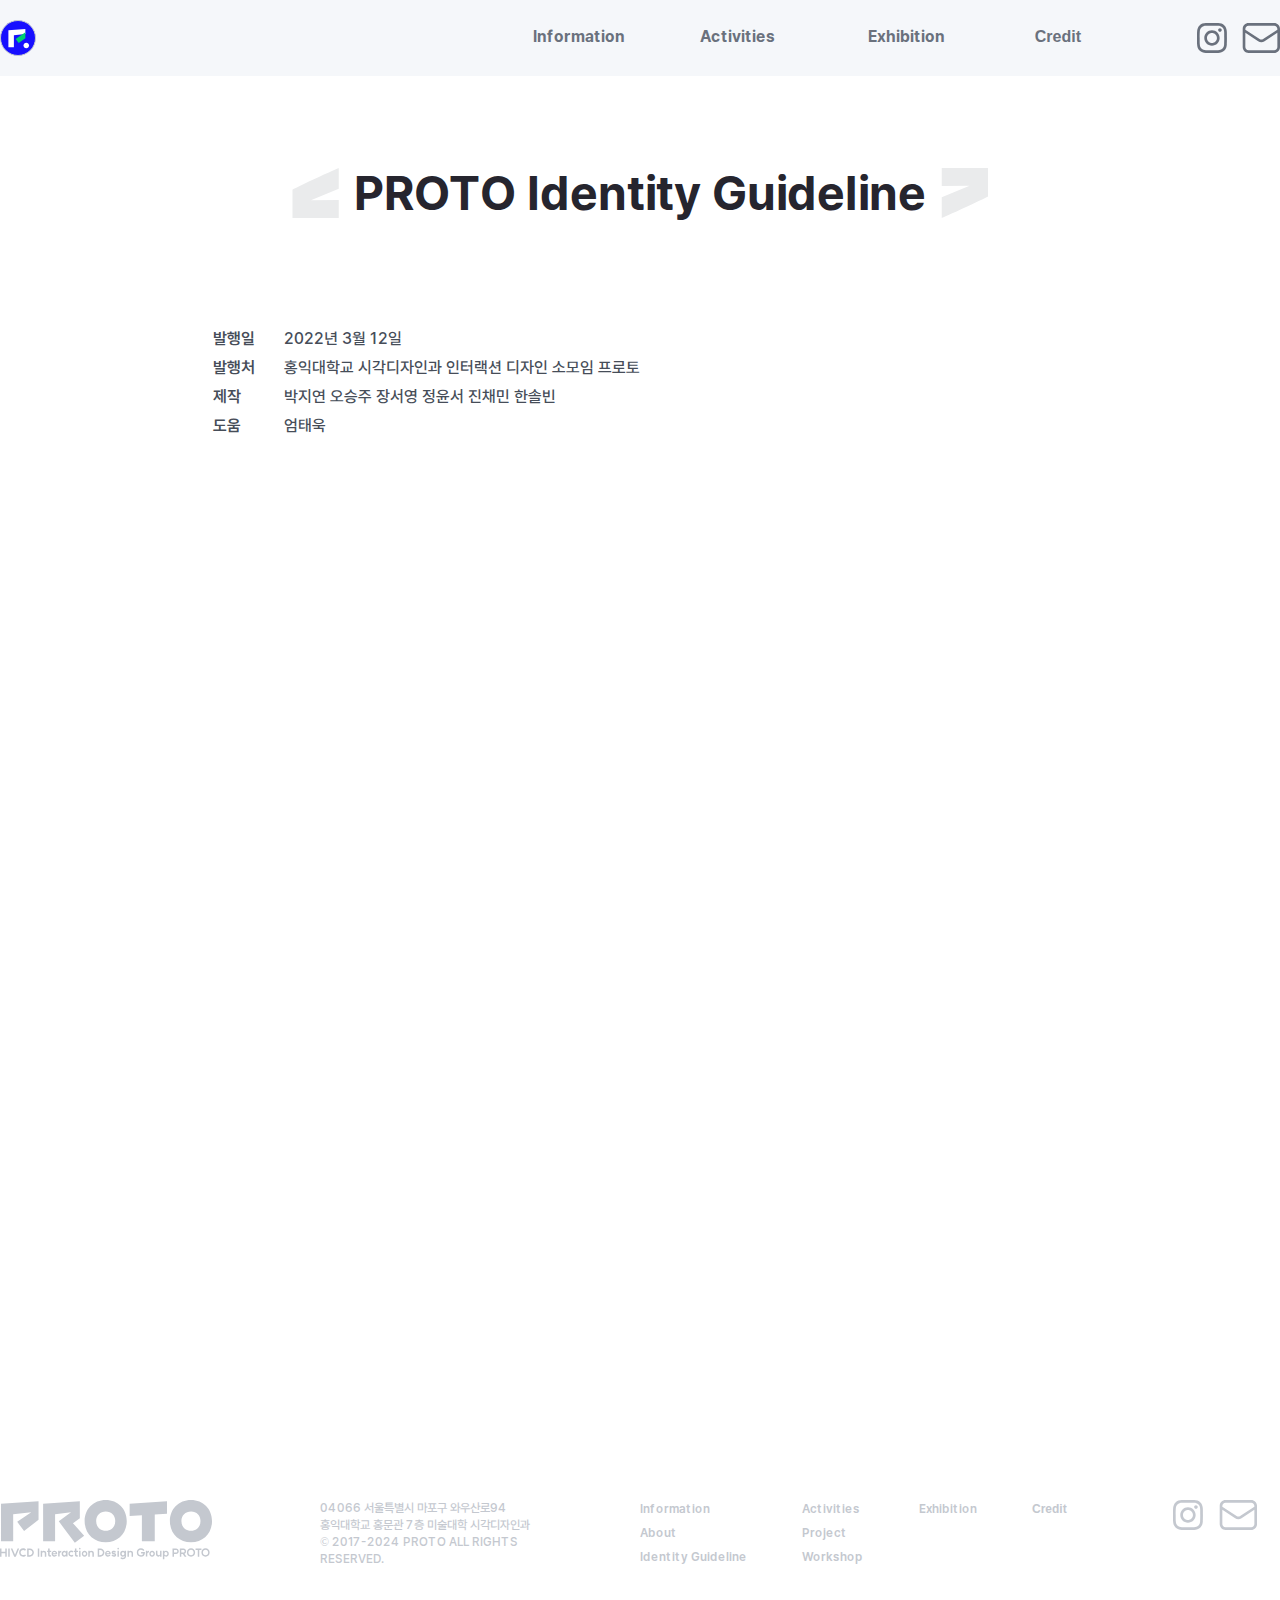
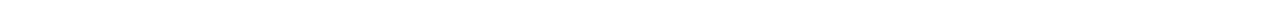
<file: html/1.1-info-identity-guideline.html>
<!DOCTYPE html>
<html lang="en">
<head>
    <meta charset="UTF-8">
    <meta name="viewport" content="width=device-width, initial-scale=1.0">
    <title>PROTO | 프로토</title>

    <link href="https://cdn.jsdelivr.net/npm/bootstrap@5.3.2/dist/css/bootstrap.min.css" rel="stylesheet" integrity="sha384-T3c6CoIi6uLrA9TneNEoa7RxnatzjcDSCmG1MXxSR1GAsXEV/Dwwykc2MPK8M2HN" crossorigin="anonymous">
    <link href="../fonts/Pretendard-1.3.9/pretendard.css" rel="stylesheet" type="text/css">
    <link href="../fonts/SUIT-Variable-woff2/SUIT-Variable.css" rel="stylesheet" type="text/css">
    <link href="../css/reset.css" rel="stylesheet" type="text/css">
    <link href="../css/style.css" rel="stylesheet" type="text/css">
    <link href="../css/identity.css" rel="stylesheet" type="text/css">
    <link rel="icon" href="../img&video/favicon.svg">

    <meta name="description" content="To be pro, We are PROTO." />
    <meta name="robots" content="index,follow" />
    <meta property="og:type" content="website" />
    <meta property="og:url" content="https://hivcdproto.com/" />
    <meta property="og:title" content="PROTO | 프로토" />
    <meta property="og:description" content="To be pro, We are PROTO." />
    <meta property="og:site_name" content="PROTO | 프로토" />
    <meta property="og:locale" content="ko_KR" />

    <meta property="og:image" content="https://drive.google.com/uc?id=1vPTKZDYmzMIihIkMreilq-Ml8Gqlduxb" />
    <meta property="og:image:width" content="1200"/>
    <meta property="og:image:height" content="630"/>
    <meta property="og:image:alt" content="PROTO 공식 웹사이트 이미지"/>

    <meta name="twitter:card" content="summary"> 
    <meta name="twitter:title" content="PROTO | 프로토">
    <meta name="twitter:site" content="https://hivcdproto.com/">
    <meta name="twitter:description" content="To be pro, We are PROTO."> 
    <meta name="twitter:image" content="https://drive.google.com/uc?id=1vPTKZDYmzMIihIkMreilq-Ml8Gqlduxb">
    <meta property="twitter:image:alt" content="PROTO 공식 웹사이트 이미지">
</head>
<body>
    <header>
        <div class = "container nav-wrapper">
            <a href = "../index.html" class = "website-logo">
                <img src = "../img&video/logo.svg">
            </a>
            <nav>
                <div class = "category-group">
                    <div class = "category">
                        <a href = "../html/1.0-info-about.html" class = "menu">Information</a>
                        <ul class = "subcategory">
                            <li>
                                <a href = "../html/1.0-info-about.html" class = "submenu">About</a>
                            </li>
                            <li>
                                <a href = "../html/1.1-info-identity-guideline.html" class = "submenu">Identity Guideline</a>
                            </li>
                        </ul>
                    </div>
                    <div class = "category">
                        <a href = "../html/2.0-activity-project-list.html" class = "menu">Activities</a>
                        <ul class = "subcategory">
                            <li>
                                <a href = "../html/2.0-activity-project-list.html" class = "submenu">Project</a>
                            </li>
                            <li>
                                <a href = "../html/2.1-activity-workshop-list.html" class = "submenu">Workshop</a>
                            </li>
                        </ul>
                    </div>
                    <a href = "../html/3.0-exhibition-list.html" class = "category menu">
                        Exhibition
                    </a>
                    <button class = "last-category menu">
                        Credit
                    </button>
                </div>
    
                <div class = "sns">
                    <a href = "https://www.instagram.com/hivcdproto/">
                        <img src = "../img&video/instagram.svg">
                    </a>
                    <a href = "mailto:hivcdproto24@gmail.com">
                        <img src = "../img&video/email.svg">
                    </a>
                </div>
            </nav>
        </div>

        <!-- 크레딧 팝업창 ; header에 포함, 어느 페이지든 누르면 보이도록 -->
        <div id = "credit-popup">
            <div id = "popup-header">
                <h4>Credit</h4>
                <svg xmlns="http://www.w3.org/2000/svg" width="16" height="16" viewBox="0 0 16 16" fill="none">
                    <path d="M1.6875 12.6567L13.0012 1.34303" stroke="#6A717D" stroke-width="3" stroke-linecap="round"/>
                    <path d="M1.6875 1.34326L13.0012 12.657" stroke="#6A717D" stroke-width="3" stroke-linecap="round"/>
                </svg>
            </div>

            <h6>제작</h6>
            <p><span class = "bold">웹사이트 디자인·개발</span> 염주원</p>
            <p><span class = "bold">3D 그래픽 디자인</span> 전지연</p>

            <h6>도움</h6>
            <p><span class = "bold">기획 도움</span> 최지원 전시은</p>
            <p><span class = "bold">UI 디자인 도움</span> 정윤서</p>
        </div>
    </header>
    <script type="text/javascript" src = "../js/menu.js"></script>

    <main>
        <section class = "container guideline-wrapper">
            <div class = "section-header">
                <svg xmlns="http://www.w3.org/2000/svg" width="47" height="50" viewBox="0 0 47 50" fill="none">
                    <path d="M18.9104 32.3039L46.75 20.7148V0C46.75 0 37.0339 4.16378 21.3304 11.5024C8.96124 17.2797 0.5 21.6169 0.5 21.6169V50H46.75V31.9049L18.9104 32.2866V32.3039Z" fill="#eaebec"/>
                </svg>
                <h4>PROTO Identity Guideline</h4>
                <svg xmlns="http://www.w3.org/2000/svg" width="47" height="50" viewBox="0 0 47 50" fill="none">
                    <path d="M28.5896 17.6961L0.75 29.2852V50C0.75 50 10.4661 45.8362 26.1696 38.4976C38.5388 32.7203 47 28.3831 47 28.3831V0H0.75V18.0951L28.5896 17.7134V17.6961Z" fill="#EAEBEC"/>
                </svg>
            </div>

            <div class = "info-wrapper">
                <div class = "info-row">
                    <p class = "info">발행일</p>
                    <p>2022년 3월 12일</p>
                </div>
    
                <div class = "info-row">
                    <p class = "info">발행처</p>
                    <p>홍익대학교 시각디자인과 인터랙션 디자인 소모임 프로토</p>
                </div>
    
                <div class = "info-row">
                    <p class = "info">제작</p>
                    <p>박지연 오승주 장서영 정윤서 진채민 한솔빈</p>
                </div>
    
                <div class = "info-row">
                    <p class = "info">도움</p>
                    <p>엄태욱</p>
                </div>
            </div>

            <!-- 가이드라인 페이지 보기 부분 -->
            <div class = "flipbook" style="position:relative;padding-top:max(60%,324px);width:66.67%;height:0;">
                <iframe style="position:absolute;border:none;width:100%;height:100%;left:0;top:0;" src="https://online.fliphtml5.com/xtzik/gpiz/"  seamless="seamless" scrolling="no" frameborder="0" allowtransparency="true" allowfullscreen="true" >
                </iframe>
            </div>
        </section>
    </main>

    <footer class = "container">
        <img src = "../img&video/footer-lockup.svg">

        <p class = "footer-address">
            04066 서울특별시 마포구 와우산로94 홍익대학교 홍문관 7층 미술대학 시각디자인과
            <br>© 2017-2024 PROTO ALL RIGHTS RESERVED.
        </p>

        <nav class = "footer-category-group">
            <div class = "footer-category">
                <a href = "../html/1.0-info-about.html" class = "footer-menu">Information</a>
                <ul class = "footer-subcategory">
                    <li>
                        <a href = "../html/1.0-info-about.html" class = "footer-submenu">About</a>
                    </li>
                    <li>
                        <a href = "../html/1.1-info-identity-guideline.html" class = "footer-submenu">Identity Guideline</a>
                    </li>
                </ul>
            </div>
            <div class = "footer-category">
                <a href = "../html/2.0-activity-project-list.html" class = "footer-menu">Activities</a>
                <ul class = "footer-subcategory">
                    <li>
                        <a href = "../html/2.0-activity-project-list.html" class = "footer-submenu">Project</a>
                    </li>
                    <li>
                        <a href = "../html/2.1-activity-workshop-list.html" class = "footer-submenu">Workshop</a>
                    </li>
                </ul>
            </div>
            <a href = "../html/3.0-exhibition-list.html" class = "footer-category footer-menu" style = "padding-top: 0.25rem;">
                Exhibition
            </a>
            <button class = "last-footer-category footer-menu" style = "padding-top: 0.25rem;">
                Credit
            </button>
        </nav>

        <div class = "footer-sns">
            <a href = "https://www.instagram.com/hivcdproto/">
                <img src = "../img&video/instagram-light.svg">
            </a>
            <a href = "mailto:hivcdproto24@gmail.com">
                <img src = "../img&video/email-light.svg">
            </a>
        </div>
    </footer>

    <!-- 모바일 화면 차단 -->
    <div id = "mobile-block-wrapper" class = "container">
        <div id = "mobile-block-info">
            <h1>Website BETA Ver.</h1>
            <br>
            <p>
                현재 시소전에서 프로토 웹사이트를 보실 수 있습니다. 모바일 버전을 포함한 정식 웹사이트는 시소전 종료 후에 공개됩니다.
            </p>
            <br>
            <p>
                2024 SISO
                <br>03.05(Tue) - 03.09(Sat)
            </p>
        </div>
    </div>

    <script src="https://cdn.jsdelivr.net/npm/bootstrap@5.3.2/dist/js/bootstrap.bundle.min.js" integrity="sha384-C6RzsynM9kWDrMNeT87bh95OGNyZPhcTNXj1NW7RuBCsyN/o0jlpcV8Qyq46cDfL" crossorigin="anonymous"></script>
</body>
</file>
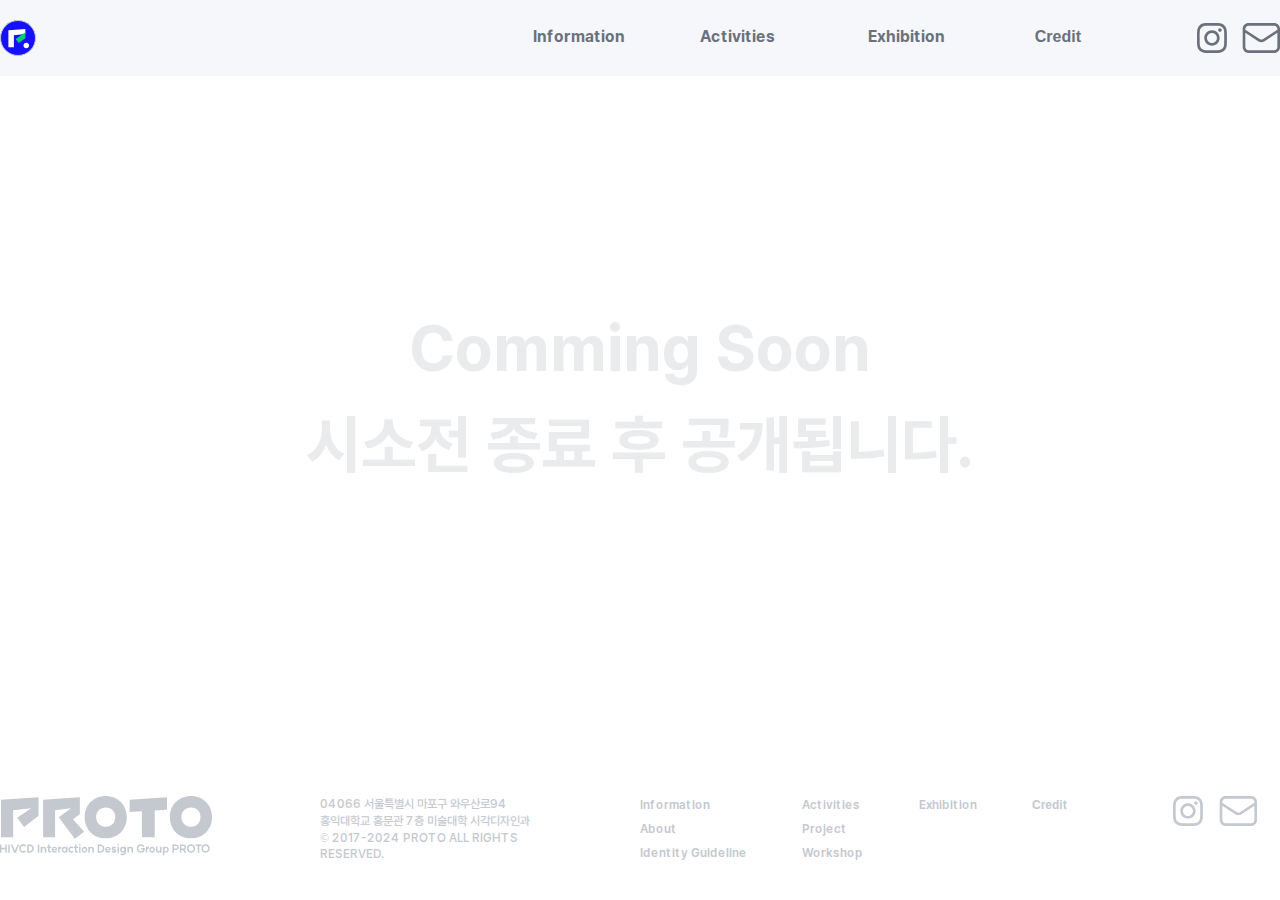
<file: html/2.0-activity-project-list.html>
<!DOCTYPE html>
<html lang="en">
<head>
    <meta charset="UTF-8">
    <meta name="viewport" content="width=device-width, initial-scale=1.0">
    <title>PROTO | 프로토</title>

    <link href="https://cdn.jsdelivr.net/npm/bootstrap@5.3.2/dist/css/bootstrap.min.css" rel="stylesheet" integrity="sha384-T3c6CoIi6uLrA9TneNEoa7RxnatzjcDSCmG1MXxSR1GAsXEV/Dwwykc2MPK8M2HN" crossorigin="anonymous">
    <link href="../fonts/Pretendard-1.3.9/pretendard.css" rel="stylesheet" type="text/css">
    <link href="../fonts/SUIT-Variable-woff2/SUIT-Variable.css" rel="stylesheet" type="text/css">
    <link href="../css/reset.css" rel="stylesheet" type="text/css">
    <link href="../css/style.css" rel="stylesheet" type="text/css">
    <link rel="icon" href="../img&video/favicon.svg">

    <meta name="description" content="To be pro, We are PROTO." />
    <meta name="robots" content="index,follow" />
    <meta property="og:type" content="website" />
    <meta property="og:url" content="https://hivcdproto.com/" />
    <meta property="og:title" content="PROTO | 프로토" />
    <meta property="og:description" content="To be pro, We are PROTO." />
    <meta property="og:site_name" content="PROTO | 프로토" />
    <meta property="og:locale" content="ko_KR" />

    <meta property="og:image" content="https://drive.google.com/uc?id=1vPTKZDYmzMIihIkMreilq-Ml8Gqlduxb" />
    <meta property="og:image:width" content="1200"/>
    <meta property="og:image:height" content="630"/>
    <meta property="og:image:alt" content="PROTO 공식 웹사이트 이미지"/>

    <meta name="twitter:card" content="summary"> 
    <meta name="twitter:title" content="PROTO | 프로토">
    <meta name="twitter:site" content="https://hivcdproto.com/">
    <meta name="twitter:description" content="To be pro, We are PROTO."> 
    <meta name="twitter:image" content="https://drive.google.com/uc?id=1vPTKZDYmzMIihIkMreilq-Ml8Gqlduxb">
    <meta property="twitter:image:alt" content="PROTO 공식 웹사이트 이미지">
</head>
<body class = "full-page">
    <header>
        <div class = "container nav-wrapper">
            <a href = "../index.html" class = "website-logo">
                <img src = "../img&video/logo.svg">
            </a>
            <nav>
                <div class = "category-group">
                    <div class = "category">
                        <a href = "../html/1.0-info-about.html" class = "menu">Information</a>
                        <ul class = "subcategory">
                            <li>
                                <a href = "../html/1.0-info-about.html" class = "submenu">About</a>
                            </li>
                            <li>
                                <a href = "../html/1.1-info-identity-guideline.html" class = "submenu">Identity Guideline</a>
                            </li>
                        </ul>
                    </div>
                    <div class = "category">
                        <a href = "../html/2.0-activity-project-list.html" class = "menu">Activities</a>
                        <ul class = "subcategory">
                            <li>
                                <a href = "../html/2.0-activity-project-list.html" class = "submenu">Project</a>
                            </li>
                            <li>
                                <a href = "../html/2.1-activity-workshop-list.html" class = "submenu">Workshop</a>
                            </li>
                        </ul>
                    </div>
                    <a href = "../html/3.0-exhibition-list.html" class = "category menu">
                        Exhibition
                    </a>
                    <button class = "last-category menu">
                        Credit
                    </button>
                </div>
    
                <div class = "sns">
                    <a href = "https://www.instagram.com/hivcdproto/">
                        <img src = "../img&video/instagram.svg">
                    </a>
                    <a href = "mailto:hivcdproto24@gmail.com">
                        <img src = "../img&video/email.svg">
                    </a>
                </div>
            </nav>
        </div>

        <!-- 크레딧 팝업창 ; header에 포함, 어느 페이지든 누르면 보이도록 -->
        <div id = "credit-popup">
            <div id = "popup-header">
                <h4>Credit</h4>
                <svg xmlns="http://www.w3.org/2000/svg" width="16" height="16" viewBox="0 0 16 16" fill="none">
                    <path d="M1.6875 12.6567L13.0012 1.34303" stroke="#6A717D" stroke-width="3" stroke-linecap="round"/>
                    <path d="M1.6875 1.34326L13.0012 12.657" stroke="#6A717D" stroke-width="3" stroke-linecap="round"/>
                </svg>
            </div>

            <h6>제작</h6>
            <p><span class = "bold">웹사이트 디자인·개발</span> 염주원</p>
            <p><span class = "bold">3D 그래픽 디자인</span> 전지연</p>

            <h6>도움</h6>
            <p><span class = "bold">기획 도움</span> 최지원 전시은</p>
            <p><span class = "bold">UI 디자인 도움</span> 정윤서</p>
        </div>
    </header>
    <script type="text/javascript" src = "../js/menu.js"></script>

    <main>
        <div class = "notice">
            Comming Soon
            <br>시소전 종료 후 공개됩니다.
        </div>
    </main>

    <footer class = "container">
        <img src = "../img&video/footer-lockup.svg">

        <p class = "footer-address">
            04066 서울특별시 마포구 와우산로94 홍익대학교 홍문관 7층 미술대학 시각디자인과
            <br>© 2017-2024 PROTO ALL RIGHTS RESERVED.
        </p>

        <nav class = "footer-category-group">
            <div class = "footer-category">
                <a href = "../html/1.0-info-about.html" class = "footer-menu">Information</a>
                <ul class = "footer-subcategory">
                    <li>
                        <a href = "../html/1.0-info-about.html" class = "footer-submenu">About</a>
                    </li>
                    <li>
                        <a href = "../html/1.1-info-identity-guideline.html" class = "footer-submenu">Identity Guideline</a>
                    </li>
                </ul>
            </div>
            <div class = "footer-category">
                <a href = "../html/2.0-activity-project-list.html" class = "footer-menu">Activities</a>
                <ul class = "footer-subcategory">
                    <li>
                        <a href = "../html/2.0-activity-project-list.html" class = "footer-submenu">Project</a>
                    </li>
                    <li>
                        <a href = "../html/2.1-activity-workshop-list.html" class = "footer-submenu">Workshop</a>
                    </li>
                </ul>
            </div>
            <a href = "../html/3.0-exhibition-list.html" class = "footer-category footer-menu" style = "padding-top: 0.25rem;">
                Exhibition
            </a>
            <button class = "last-footer-category footer-menu" style = "padding-top: 0.25rem;">
                Credit
            </button>
        </nav>

        <div class = "footer-sns">
            <a href = "https://www.instagram.com/hivcdproto/">
                <img src = "../img&video/instagram-light.svg">
            </a>
            <a href = "mailto:hivcdproto24@gmail.com">
                <img src = "../img&video/email-light.svg">
            </a>
        </div>
    </footer>

    <!-- 모바일 화면 차단 -->
    <div id = "mobile-block-wrapper" class = "container">
        <div id = "mobile-block-info">
            <h1>Website BETA Ver.</h1>
            <br>
            <p>
                현재 시소전에서 프로토 웹사이트를 보실 수 있습니다. 모바일 버전을 포함한 정식 웹사이트는 시소전 종료 후에 공개됩니다.
            </p>
            <br>
            <p>
                2024 SISO
                <br>03.05(Tue) - 03.09(Sat)
            </p>
        </div>
    </div>

    <script src="https://cdn.jsdelivr.net/npm/bootstrap@5.3.2/dist/js/bootstrap.bundle.min.js" integrity="sha384-C6RzsynM9kWDrMNeT87bh95OGNyZPhcTNXj1NW7RuBCsyN/o0jlpcV8Qyq46cDfL" crossorigin="anonymous"></script>
</body>
</file>
<file: fonts/Pretendard-1.3.9/pretendard.css>
/*
Copyright (c) 2021 Kil Hyung-jin, with Reserved Font Name Pretendard.
https://github.com/orioncactus/pretendard

This Font Software is licensed under the SIL Open Font License, Version 1.1.
This license is copied below, and is also available with a FAQ at:
http://scripts.sil.org/OFL
*/

@font-face {
	font-family: 'Pretendard';
	font-weight: 900;
	font-display: swap;
	src: local('Pretendard Black'), url(woff2/Pretendard-Black.woff2) format('woff2'), url(./woff/Pretendard-Black.woff) format('woff');
	unicode-range: U+0041-005A, U+0061-007A, U+0030-0039, U+AC00-D7A3, U+0020-002F, U+003A-0040, U+005B-0060, U+007B-007E;
}

@font-face {
	font-family: 'Pretendard';
	font-weight: 800;
	font-display: swap;
	src: local('Pretendard ExtraBold'), url(woff2/Pretendard-ExtraBold.woff2) format('woff2'), url(./woff/Pretendard-ExtraBold.woff) format('woff');
	unicode-range: U+0041-005A, U+0061-007A, U+0030-0039, U+AC00-D7A3, U+0020-002F, U+003A-0040, U+005B-0060, U+007B-007E;
}

@font-face {
	font-family: 'Pretendard';
	font-weight: 700;
	font-display: swap;
	src: local('Pretendard Bold'), url(woff2/Pretendard-Bold.woff2) format('woff2'), url(./woff/Pretendard-Bold.woff) format('woff');
	unicode-range: U+0041-005A, U+0061-007A, U+0030-0039, U+AC00-D7A3, U+0020-002F, U+003A-0040, U+005B-0060, U+007B-007E;
}

@font-face {
	font-family: 'Pretendard';
	font-weight: 600;
	font-display: swap;
	src: local('Pretendard SemiBold'), url(woff2/Pretendard-SemiBold.woff2) format('woff2'), url(./woff/Pretendard-SemiBold.woff) format('woff');
	unicode-range: U+0041-005A, U+0061-007A, U+0030-0039, U+AC00-D7A3, U+0020-002F, U+003A-0040, U+005B-0060, U+007B-007E;
}

@font-face {
	font-family: 'Pretendard';
	font-weight: 500;
	font-display: swap;
	src: local('Pretendard Medium'), url(woff2/Pretendard-Medium.woff2) format('woff2'), url(./woff/Pretendard-Medium.woff) format('woff');
	unicode-range: U+0041-005A, U+0061-007A, U+0030-0039, U+AC00-D7A3, U+0020-002F, U+003A-0040, U+005B-0060, U+007B-007E;
}

@font-face {
	font-family: 'Pretendard';
	font-weight: 400;
	font-display: swap;
	src: local('Pretendard Regular'), url(woff2/Pretendard-Regular.woff2) format('woff2'), url(./woff/Pretendard-Regular.woff) format('woff');
	unicode-range: U+0041-005A, U+0061-007A, U+0030-0039, U+AC00-D7A3, U+0020-002F, U+003A-0040, U+005B-0060, U+007B-007E;
}

@font-face {
	font-family: 'Pretendard';
	font-weight: 300;
	font-display: swap;
	src: local('Pretendard Light'), url(woff2/Pretendard-Light.woff2) format('woff2'), url(./woff/Pretendard-Light.woff) format('woff');
	unicode-range: U+0041-005A, U+0061-007A, U+0030-0039, U+AC00-D7A3, U+0020-002F, U+003A-0040, U+005B-0060, U+007B-007E;
}

@font-face {
	font-family: 'Pretendard';
	font-weight: 200;
	font-display: swap;
	src: local('Pretendard ExtraLight'), url(woff2/Pretendard-ExtraLight.woff2) format('woff2'), url(./woff/Pretendard-ExtraLight.woff) format('woff');
	unicode-range: U+0041-005A, U+0061-007A, U+0030-0039, U+AC00-D7A3, U+0020-002F, U+003A-0040, U+005B-0060, U+007B-007E;
}

@font-face {
	font-family: 'Pretendard';
	font-weight: 100;
	font-display: swap;
	src: local('Pretendard Thin'), url(woff2/Pretendard-Thin.woff2) format('woff2'), url(./woff/Pretendard-Thin.woff) format('woff');
	unicode-range: U+0041-005A, U+0061-007A, U+0030-0039, U+AC00-D7A3, U+0020-002F, U+003A-0040, U+005B-0060, U+007B-007E;
}
</file>
<file: fonts/SUIT-Variable-woff2/SUIT-Variable.css>
@font-face {
	font-family: 'SUIT Variable';
	font-weight: 100 900;
	src: url('SUIT-Variable.woff2') format('woff2-variations');
}
</file>
<file: css/style.css>
/*
    1. 기본적인 스타일 정의는 여기서
    - 상단바 디자인
    - 버튼 디자인
    - 섹션 타이틀 디자인
    - CTA 버튼 디자인
    - 맨 위로 가기 버튼 디자인

    2. 페이지별 세부적인 스타일은 따로 개별 CSS 문서로 정리하여 연결
    - 아카이브 리스트 페이지: 썸네일/제목/태그 스타일 디자인
    - 아카이브 게시물 페이지: 큰 태그/본문/이미지섹션(aside) 디자인, 개별 피드 리스트 등
*/

:root {
    --proto-blue: #170fff;
    --proto-green: #00cf71;
    --proto-silver: #eaebec;
    --black: #26252E;

    --basic-grey: #F5F7FA;
    --mid-grey: #C4C8CF;
    --dark-grey: #6A717D;
    --light-black: #464D58;

    --skyblue: #A8D4FF;
}


/* ============ 상단 헤더 스타일링 ============ */

header {
    width: 100vw;
    position: fixed;
    padding: 0.625rem 0 0.625rem 0;

    background: var(--basic-grey);

    z-index: 10;
}

.nav-wrapper {
    display: flex;
    flex-direction: row;
    justify-content: space-between;
    align-items: flex-start;
}

.website-logo {
    width: 2.25rem;
    height: auto;

    padding-top: 0.6rem;
}

nav {
    display: flex;
    flex-direction: row;
    justify-content: space-between;
    align-items: flex-start;

    flex: 0 0 58.333333%;
    max-width: 58.333333%;
}

.category-group {
    padding-top: 0.9rem;

    display: flex;
    flex-direction: row;
    justify-content: space-between;
    align-items: flex-start;

    flex: 1 0 41.6666667%;
}

.category {
    min-width: 9rem;

    display: flex;
    flex-direction: column;
    align-items: flex-start;

    flex-shrink: 0;
}

.subcategory {
    /* 초기 상태 ; mouse hover 전에는 하위 카테고리 안 보임 */
    opacity: 0%;
    height: 0;
    overflow: hidden;
    
    margin: 0.5rem 0 0.5rem 0;

    display: flex;
    flex-direction: column;
    align-items: flex-start;

    /* mouse hover 시 ; 하위 카테고리 보임 */
    transition: height ease-out 0.3s 0s;
}

.subcategory.show {
    opacity: 100%;
    height: 64.8px;
}

.subcategory li {
    padding-bottom: 0.5rem;
}

.last-category {
    margin-right: 7.25rem;
}

.menu {
    color: var(--dark-grey);
    font-size: 1rem;
    font-style: normal;
    font-weight: 700;
    line-height: 160%;
}

.submenu {
    color: var(--dark-grey);
    font-size: 0.875rem;
    font-style: normal;
    font-weight: 600;
    line-height: 160%;
}

.menu, .submenu {
    transition: color ease-out 0.2s 0s;
}

.menu:hover, .submenu:hover {
    color: var(--proto-blue);
}

.sns {
    width: 5.1875rem;

    padding-top: 0.8rem;

    display: flex;
    flex-direction: row;
    justify-content: space-between;
    align-items: flex-start;
    flex-shrink: 0;
}

#credit-popup {
    height: 0;
    opacity: 0;

}

#credit-popup.show {
    position: fixed;
    right: 3rem;
    width: 19rem;
    height: auto;

    opacity: 1;

    background: rgba(245, 247, 250);
    box-shadow: 0px 8px 10px 0px rgba(0, 0, 0, 0.15);

    margin-top: 3rem;
    padding: 0.8125rem 1.08719rem 1.31rem 1.08719rem;
    border-radius: 1.25rem;
    border: 1px solid var(--mid-grey);

    display: flex;
    flex-direction: column;
    justify-content: flex-start;

    flex-shrink: 0;
}

#popup-header {
    display: flex;
    flex-direction: row;
    justify-content: space-between;
}

#popup-header svg {
    cursor: pointer;
}

#popup-header h4 {
    color: var(--dark-grey);
    font-size: 1.5rem;
    font-style: normal;
    font-weight: 700;
}

#credit-popup h6 {
    color: var(--dark-grey);
    font-size: 1rem;
    font-style: normal;
    font-weight: 700;

    margin-top: 0.5rem;
}

#credit-popup p {
    color: var(--light-black);
    font-size: 0.875rem;
    font-style: normal;
    font-weight: 400;
}


/* ============ 푸터 스타일링 ============ */

footer {
    width: 100%;

    padding-bottom: 2.25rem;
    
    display: flex;
    flex-direction: row;
    justify-content: space-between;
    align-items: flex-start;
}

footer > p {
    color: var(--mid-grey);
    font-size: 0.75rem;
    line-height: 140%; /* 0.875rem */
}

footer > img {
    width: 16.67%;

    margin-top: 0.25rem;
}

.footer-address {
    width: 16.67%;

    margin-top: 0.25rem;
}


footer nav {
    width: 33.33%;
    max-width: 33.33%;

    display: flex;
    flex-direction: row;
    justify-content: space-between;
    align-items: flex-start;
}

.last-footer-category {
    margin: 0;
}

.footer-menu, .footer-submenu {
    color: var(--mid-grey);
    font-size: 0.75rem;
    font-weight: 600;
    line-height: 160%;
}

.footer-sns {
    width: 8.33%;

    margin-top: 0.25rem;

    display: flex;
    flex-direction: row;
}

.footer-sns img {
    height: 1.875rem;
    width: auto;
}

.footer-sns > a:nth-child(1) > img {
    margin-right: 1rem;
}




/* ============ 섹션별 헤더 스타일링 ============ */

.section-header {
    display: flex;
    flex-direction: row;
    justify-content: center;
    align-items: center;
}

.section-header h4 {
    color: var(--black);
    text-align: center;
    font-size: 3rem;
    font-weight: 700;
    line-height: 100%; /* 3rem */

    margin: 0 0.94rem 0 0.94rem;
}

/* ============ cta 버튼 스타일링 ============ */

.btn-wrapper {
    width: 100%;
    
    display: flex;
    flex-direction: column;
    align-items: center;

    cursor: pointer;
}

.cta-btn {
    width: fit-content;
    height: fit-content;

    border-radius: 10rem;
    padding: 1.125rem 5rem 1.125rem 5rem;

    background: var(--proto-blue);
    box-shadow: 0px 8px 10px 0px rgba(0, 0, 0, 0.15);

    display: flex;
    justify-content: center;
    align-items: center;
    flex-shrink: 0;

    transition: background-color ease-out 0.3s 0s;
}

.cta-btn:hover {
    background-color: var(--black);
}

.cta-btn button {
    color: var(--proto-silver);
    font-size: 1.5rem;
    font-weight: 700;

    transition: color ease-out 0.3s 0s;
}

.cta-btn:hover button {
    color: var(--proto-green);
}


/* ============ 기타 ============ */

.bold {
    font-weight: 700;
}

#mobile-block-wrapper {
    display: none;
}

/* ============ 활동 아카이브 예고 문구 섹션 스타일링 ============ */

.notice {
    color: var(--proto-silver);
    font-size: 4rem;
    font-weight: 700;
    text-align: center;
}

.full-page {
    height: 100vh;

    display: flex;
    flex-direction: column;
}

.full-page main {
    flex-grow: 1;

    display: flex;
    flex-direction: row;
    justify-content: center;
    align-items: center;
}

.full-page footer {
    flex-shrink: 0;
}


/* ======================== */

@media (max-width: 992px) {
    body {
        background-color: #06042D;
    }

    header, main, .notice, footer {
        display: none;
    }

    #mobile-block-wrapper {
        top: 0;
        left: 0;
        right: 0;
        bottom: 0;
        height: 100vh;

        display: flex;
        flex-direction: column;
        justify-content: center;
        align-items: center;
    }

    #mobile-block-info {
        color: #fff;
        text-align: center;

        width: 100%;
    }

    #mobile-block-info p {
        font-size: 1.25rem;
        font-weight: 600;
    }

    #mobile-block-info h1 {
        font-size: 1.75rem;
        font-weight: 800;
    }
}

/* free font Neue Regrade */

@font-face {
    font-display: swap;
    font-family: NeueRegrade SemiBold;
    font-style: normal;
    font-weight: 600;
    src: url(../fonts/Neue-Regrade/Neue-Regrade-Semibold.otf) format("opentype")
}

@font-face {
    font-display: swap;
    font-family: NeueRegrade SemiBold-Italic;
    font-style: normal;
    font-weight: 600;
    src: url(../fonts/Neue-Regrade/Neue-Regrade-SemiBold-Italic.otf) format("opentype")
}
</file>
<file: css/about.css>
/* about 페이지에만 적용할 CSS */

/* =========== section-1 =========== */

#section-1 {
    padding: 10.5rem 0 5rem 0;

    display: flex;
    flex-direction: column;
    align-items: center;
}

#section-1 > h6 {
    color: var(--mid-grey);
    font-family: "SUIT Variable";
    font-size: 1.875rem;
    font-weight: 600;
    letter-spacing: 0.0375rem;

    margin-bottom: 3.81rem;
}

.logo-wrapper {
    width: 66.67%;
}

.logo-bar {
    width: 100%;

    display: flex;
    flex-direction: column;
    align-items: center;
}

.logo-bar img {
    height: 8.41756rem;
    width: auto;
}

#logo-motion-wrapper {
    position: relative;
}

#logo-motion-wrapper img {
    position: absolute;
    height: 8.41756rem;
}

.invisible {
    opacity: 0;
}

.last-logo-bar {
    margin-top: 8.41756rem;
}

/* =========== section-2 =========== */

#section-2 {
    padding: 5rem 0 6.5rem 0;

    display: flex;
    flex-direction: column;
    align-items: center;
}

.introduce-card-wrapper {
    width: 66.67%;

    display: flex;
    flex-direction: column;
}

.introduce-card {
    position: relative;
    width: 62.5%;

    border-radius: 1.25rem;
    padding: 1.5rem;

    background-color: var(--basic-grey);
}

.introduce-card:nth-child(1) {
    margin-bottom: 2.25rem;
}

.introduce-card:nth-child(2) {
    margin-left: auto;
}

.introduce-card > h6 {
    color: var(--light-black);
    font-size: 1.5rem;
    font-weight: 600;
    line-height: 140%; /* 2.1rem */

    margin: 0 0 1rem 0;
}

.introduce-card > p {
    color: var(--dark-grey);
    line-height: 160%; /* 1.2rem */
}

/* =========== section-3 =========== */

#section-3 {
    padding: 6.5rem 0 5.37rem 0;

    display: flex;
    flex-direction: column;
    align-items: flex-start;
}

#section-3-contents {
    width: 100%;
    
    display: flex;
}

#core-value-header {
    margin-bottom: 3.25rem;
}

#core-value-header h4 {
    color: var(--black);
    font-size: 3rem;
    font-weight: 700;
    line-height: 100%; /* 3rem */
}

.contents {
    width: 100%;

    padding: 0 0.5rem 0 0.5rem;
}

.contents:nth-child(1) p {
    width: 17.5rem; 
    color: var(--light-black);
    font-size: 1.125rem;
    font-weight: 600;
}

.keyword-card {
    width: 100%;
    
    border-radius: 1.25rem;
    padding: 0 3rem 3rem 3rem;

    display: flex;
    flex-direction: column;
    align-items: center;
    justify-content: center;

    box-shadow: 0px 8px 10px 0px rgba(0, 0, 0, 0.1);
    animation: moveUpDown 3s ease infinite;
}

.keyword-card > img {
    width: 100%;
    height: auto;

    margin-top: 2.5rem;
}

.last-card {
    margin-right: 0;
}

#PROactive {
    background-color: #D1CFFF;
    margin-top: 2.81rem;
}

#PROgressive {
    background-color: #CAFCD1;
    margin-top: 9.62rem;

    animation-delay: 0.4s;
}

#PROfessional {
    background-color: #F5F7FA;
    margin-top: 2.81rem;

    animation-delay: 0.2s;
}

@keyframes moveUpDown {
    0%, 100% {
        transform: translateY(0);
    }
    50% {
        transform: translateY(-2rem);
    }
}

.card-title {
    color: var(--black);
    width: 100%;

    display: flex;
    flex-direction: row;
    align-items: flex-start;
    justify-content: center; /* 추가 */
}

.slogan-title {
    width: fit-content;

    border-bottom-left-radius: 1rem;
    border-bottom-right-radius: 1rem;
    padding: 0 1.69rem 0 1.69rem;

    background-color: #fff;

    display: flex;
    flex-direction: column;
    justify-content:flex-start;
}

.slogan-title h6 {
    font-size: 1.375rem;
    font-weight: 800;

    padding-bottom: 0.5rem;
}

/* =========== section-4 =========== */

#section-4 {
    padding: 11.31rem 0 11.88rem 0;

    background: linear-gradient(180deg, rgba(245, 247, 250, 0.00) 0%, #F7F8F9 8%, #F5F7FA 92.5%, rgba(245, 247, 250, 0.00) 100%);
}

#section-4 > div {
    display: flex;
    flex-direction: column;
    align-items: center;
}

.curriculum-question {
    color: var(--dark-grey);
    font-size: 1.875rem;
    font-weight: 700;
    line-height: 120%; /* 2.25rem */

    margin: 7rem 0 2.69rem 0;
}

.curriculum-diagram {
    width: 83.33%;

    display: flex;
    flex-direction: column;
    align-items: flex-start;
}

.curriculum-diagram > p {
    color: var(--mid-grey);
    font-size: 1rem;

    margin-bottom: 0.38rem;
}

.curriculum-diagram > img {
    width: 100%;
    height: auto;

    margin-bottom: 0.69rem;
}

.sessions {
    width: 100%;

    margin-bottom: 2.5rem;

    background-color: var(--proto-silver);

    display: flex;
}

.sessions div {
    color: var(--black);
    font-weight: 600;
    line-height: 160%;

    border-radius: 0.625rem;
    border: 1px dashed var(--black, #26252E);
    padding: 1rem 0 1rem 0;
    margin-right: 1rem;

    background-color: #fff;

    display: flex;
    flex-direction: column;
    align-items: center;
}

.sessions div:last-child {
    margin-right: 0;
}

.sessions div:nth-child(1),
.sessions div:nth-child(3) {
    width: calc((100% - 3rem) / 4); /* 전체 너비에서 간격의 총합(4rem)을 빼고 4로 나눈 값 */
}

.sessions div:nth-child(2),
.sessions div:nth-child(4) {
    width: calc(((100% - 3rem) / 4) * 2); /* 전체 너비에서 간격의 총합(4rem)을 빼고 4로 나눈 값에 2를 곱함 */
}

.curriculum-answer {
    color: var(--light-black);
    text-align: center;

    margin-bottom: 4.53rem;
}

.session-construction {
    width: 83.33%;

    border-radius: 1.25rem;
    border: 1px solid var(--mid-grey);
    padding: 3rem;
    margin: 3.24rem 0 2rem 0;

    background-color: #fff;

    display: flex;
    flex-direction: column;
    align-items: center;
}

.session-construction > h4 {
    color: var(--dark-grey);
    font-size: 2.25rem;
    font-weight: 700;
    line-height: 110%; /* 2.475rem */

    margin-bottom: 3rem;
}

.session-card-wrapper {
    width: 100%;
    margin-bottom: 3rem;
    display: flex;
}

.session-card {
    width: 100%;

    border-radius: 1.25rem;
    padding: 1rem 1rem 0 1rem;
    margin-right: 1rem;

    display: flex;
    flex-direction: column;
    align-items: center;
}

.session-card:last-child {
    margin-right: 0;
}

.session-card h6 {
    font-size: 1.5rem;
    font-weight: 700;

    margin-bottom: 1.56rem;
}

.session-card div {
    width: 100%;
    font-size: 1.125rem;
    font-weight: 500;
    line-height: 170%;

    border-radius: 10rem;
    padding: 0.44rem 0 0.44rem 0;
    margin-bottom: 0.7rem;

    text-align: center;
}

.session-card div:last-child {
    margin-bottom: 1rem;
}

.blue-card {
    background-color: #D1CFFF;
}

.blue-card h6 {
    color: var(--proto-blue);
}

.blue-card div {
    color: var(--proto-silver);
    border: 1px dashed var(--proto-silver);

    background-color: var(--proto-blue);
}

.green-card {
    background-color: #CAFCD1;
}

.green-card h6 {
    color: var(--proto-green);
}

.green-card div {
    color: var(--black);
    border: 1px dashed var(--black);

    background-color: var(--proto-green);
}

.silver-card {
    background-color: var(--basic-grey);
}

.silver-card h6 {
    color: var(--light-black);
}

.silver-card div {
    color: #fff;
    border: 1px dashed var(--proto-silver);
    background-color: #6A707D;
}

.session-construction > p {
    color: var(--light-black);
    text-align: center;
}

.comment {
    color: var(--dark-grey);
    text-align: center;
    font-weight: 400;

    margin-top: 0.87rem;
}

/* =========== section-5 =========== */

#section-5 {
    padding: 8.37rem 0 5rem 0;
}

.history-group {
    margin-top: 6.88rem;
}

.history-card {
    border-top: 5px solid var(--proto-silver);
    padding: 1.5rem;
    margin-bottom: 4.56rem;

    display: flex;
    flex-direction: column;
    align-items: flex-start;
    align-content: flex-start;
    flex-wrap: wrap;
}

.history-card div {
    margin-bottom: 1.12rem;
}

.history-card div:last-child {
    margin-bottom: 0;
}

.history-title {
    display: flex;
    flex-direction: row;
    align-items: flex-start;
}

.history-title > div {
    font-family: "Neue Regrade";
    font-size: 6.25rem;
    font-weight: 600;
    line-height: 130%; /* 8.125rem */
}

.history-card-wrapper:nth-child(1) > .history-card > .history-title > div,
.history-card-wrapper:nth-child(3) > .history-card > .history-title > div,
.history-card-wrapper:nth-child(5) > .history-card > .history-title > div,
.history-card-wrapper:nth-child(7) > .history-card > .history-title > div {
    color: #38E284;
}

.history-card-wrapper:nth-child(2) > .history-card > .history-title > div,
.history-card-wrapper:nth-child(4) > .history-card > .history-title > div,
.history-card-wrapper:nth-child(6) > .history-card > .history-title > div,
.history-card-wrapper:nth-child(8) > .history-card > .history-title > div {
    color: #746FFF;
}

.history-list {
    width: 100%;

    display: flex;
    flex-direction: row;
    align-items: flex-start;
}

.history-list > svg {
    margin-right: 0.5rem;
}

.history-list > p {
    width: 100%;

    color: var(--black);
    font-weight: 600;
    line-height: 140%;
}

.history-list > p > span {
    color: var(--dark-grey, #6A717D);
}
</file>
<file: css/identity.css>
.guideline-wrapper {
    padding: 10.5rem 0 0 0;

    display: flex;
    flex-direction: column;
    align-items: center;
}

.info-wrapper {
    width: 66.67%;
    margin-top: 6.7rem;
}

.flipbook {
    margin: 4rem 0 14rem 0;
}

.info-row {
    display: flex;
    flex-direction: row;
}

.info-row p {
    color: var(--light-black, #464D58);
    line-height: 180%; /* 1.8rem */
}

.info {
    width: 8.33%;

    color: var(--light-black);
    font-weight: 600;
    line-height: 180%; /* 1.8rem */
}
</file>
